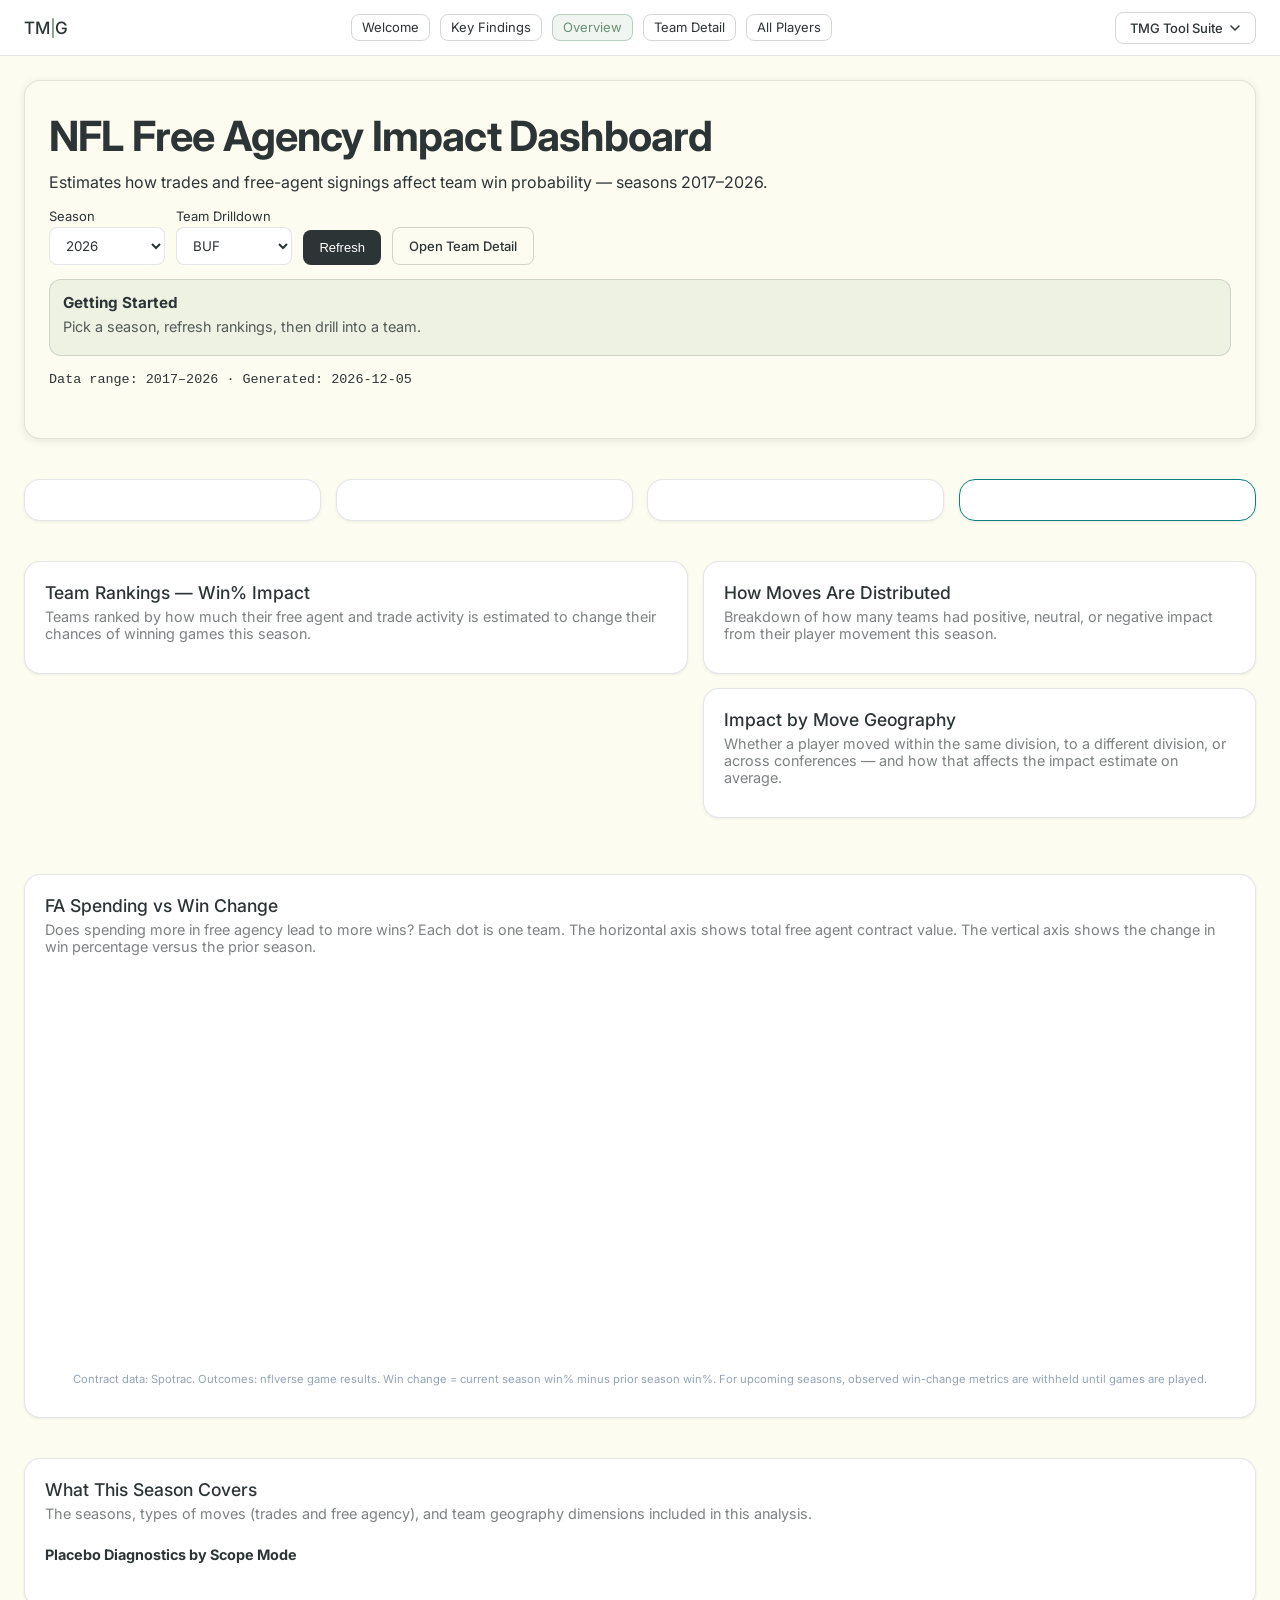
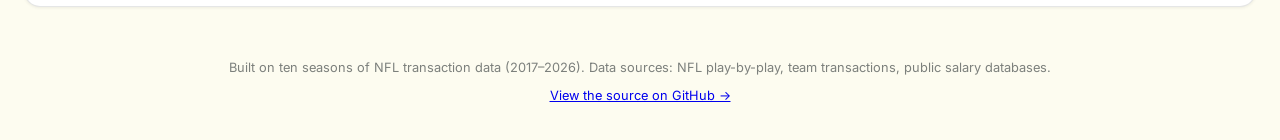
<file: dashboard/src/index.html>
<!doctype html>
<html lang="en">
  <head>
    <meta charset="UTF-8" />
    <meta name="viewport" content="width=device-width, initial-scale=1.0" />
    <title>NFL Movement Impact Overview</title>
    <link rel="preconnect" href="https://fonts.googleapis.com" />
    <link href="https://fonts.googleapis.com/css2?family=Inter:wght@400;500&display=swap" rel="stylesheet" />
    <style>
      :root {
        --tmg-cream: #fdfcf0;
        --tmg-charcoal: #2d3436;
        --tmg-sage: #84a98c;
        --tmg-sage-hover: #6b8f74;
        --tmg-white: #ffffff;
        --tmg-bg: #fdfcf0;
        --tmg-text: #2d3436;
        --tmg-surface: #ffffff;
        --tmg-border: 1px solid rgba(45, 52, 54, 0.12);
        --tmg-bento-radius: 16px;
        --tmg-btn-radius: 8px;
        --tmg-gap: 24px;
        --tmg-gap-sm: 12px;
        --tmg-shadow-sm: 0 1px 3px rgba(45, 52, 54, 0.08);
        --tmg-shadow-md: 0 2px 8px rgba(45, 52, 54, 0.1);
        --tmg-success: #2e8540;
        --tmg-warning: #c47f00;
        --tmg-error: #b00020;
      }
    </style>
    <link rel="stylesheet" href="./styles.css" />
  </head>
  <body>
    <div class="noise-layer" aria-hidden="true"></div>
    <nav class="tmg-nav" role="banner">
      <div class="tmg-logo" aria-label="The Mallory Group">
        <span>TM</span>
        <div class="tmg-logo-divider" aria-hidden="true"></div>
        <span>G</span>
      </div>
      <div class="tmg-page-links" aria-label="Dashboard pages">
        <a id="welcomeLink" href="./welcome.html">Welcome</a>
        <a href="./findings.html" id="findingsLink">Key Findings</a>
        <a href="./index.html" aria-current="page">Overview</a>
        <a id="teamPageLink" href="./team.html?team_id=BUF&season=2026">Team Detail</a>
        <a id="explorerLink" href="./explorer.html">All Players</a>
      </div>
      <div class="tmg-dropdown-wrap">
        <button class="tmg-dropdown-btn" id="tmgDdBtn" aria-haspopup="true" aria-expanded="false" aria-controls="tmgDdMenu">
          TMG Tool Suite
          <svg class="tmg-chevron" viewBox="0 0 12 12" fill="none" width="12" height="12" aria-hidden="true">
            <path d="M2 4l4 4 4-4" stroke="currentColor" stroke-width="1.5" stroke-linecap="round" />
          </svg>
        </button>
        <div class="tmg-dropdown-menu" id="tmgDdMenu" role="menu">
          <a href="https://rmallorybpc.github.io/nhl-free-agency-research/welcome.html" target="_blank" rel="noreferrer" role="menuitem">NHL Free Agency Research</a>
          <a href="https://rmallorybpc.github.io/nflanalysis/dashboard/src/findings.html?season=2022&team_id=PHI" target="_blank" rel="noreferrer" role="menuitem">NFL Analysis</a>
          <a href="https://rmallorybpc.github.io/nba-research-project/" target="_blank" rel="noreferrer" role="menuitem">NBA Supermax Research</a>
          <a href="https://rmallorybpc.github.io/nhl-play-for-contract/" target="_blank" rel="noreferrer" role="menuitem">NHL Play for Contract</a>
          <a href="https://rmallorybpc.github.io/talent-portability-research/" target="_blank" rel="noreferrer" role="menuitem">Talent Portability Research</a>
          <a href="https://rmallorybpc.github.io/external-hire-premium/" target="_blank" rel="noreferrer" role="menuitem">External Hire Premium</a>
          <a href="https://rmallorybpc.github.io/recipes/" target="_blank" rel="noreferrer" role="menuitem">Recipe Book</a>
          <a href="https://rmallorybpc.github.io/pdf-multi-agent-analysis/" target="_blank" rel="noreferrer" role="menuitem">PDF Multi-Agent Analysis</a>
          <a href="https://content-integrity-audit.pages.dev/" target="_blank" rel="noreferrer" role="menuitem">Content Integrity</a>
          <a href="https://rmallorybpc.github.io/housing-market-intel/" target="_blank" rel="noreferrer" role="menuitem">Housing Market Intel</a>
          <a href="https://rmallorybpc.github.io/real-estate-report/" target="_blank" rel="noreferrer" role="menuitem">Real Estate Report</a>
        </div>
      </div>
    </nav>

    <main class="layout tmg-page tmg-container">
      <header class="hero">
        <h1>NFL Free Agency Impact Dashboard</h1>
        <p class="subhead" id="hero-subtitle">
          Estimates how trades and free-agent signings affect team win probability — seasons 2017–2026.
        </p>
        <div class="hero-controls" aria-label="Overview filters">
          <label>Season
            <select id="seasonInput" aria-label="Season selector">
              <option value="2017">2017</option>
              <option value="2018">2018</option>
              <option value="2019">2019</option>
              <option value="2020">2020</option>
              <option value="2021">2021</option>
              <option value="2022">2022</option>
              <option value="2023">2023</option>
              <option value="2024">2024</option>
              <option value="2025">2025</option>
              <option value="2026" selected>2026</option>
            </select>
          </label>
          <label>Team Drilldown
            <select id="teamInput" aria-label="Team drilldown selector"></select>
          </label>
          <button id="refreshBtn" type="button" class="tmg-btn">Refresh</button>
          <a id="open-team-detail" class="cta-link tmg-btn-ghost" href="./team.html?team_id=BUF&season=2026" aria-label="Open Team Detail for selected team and season">Open Team Detail</a>
        </div>
        <section class="getting-started-callout" aria-labelledby="getting-started-title">
          <h2 id="getting-started-title">Getting Started</h2>
          <p>Pick a season, refresh rankings, then drill into a team.</p>
        </section>
        <div class="hero-meta">
          <span id="page-metadata">Data range: 2017–2026 · Generated: YYYY-MM-DD</span>
        </div>
        <p id="statusMessage" class="status-message" role="status" aria-live="polite"></p>
      </header>

      <section class="cards" id="overview-metric" aria-label="overview cards">
        <article class="metric-card positive tmg-card" id="topPositiveCard"></article>
        <article class="metric-card negative tmg-card" id="topNegativeCard"></article>
        <article class="metric-card neutral tmg-card" id="leagueCard"></article>
        <article class="metric-card geography tmg-card" id="geographyInsightCard" aria-label="Geography insight card"></article>
      </section>

      <section class="panel-grid panel-grid-overview">
        <article class="panel tmg-card panel-overview-ranking" aria-labelledby="rankingTitle">
          <div class="panel-header">
            <h2 id="rankingTitle">Team Rankings — Win% Impact</h2>
            <p>Teams ranked by how much their free agent and trade activity is estimated to change their chances of winning games this season.</p>
          </div>
          <div id="rankingChart" class="bar-list"></div>
          <button
            id="rankingExpandBtn"
            class="ranking-expand-btn"
            aria-expanded="false"
            aria-controls="rankingChart"
            style="display:none"
          >
            Show all 32 teams ↓
          </button>
        </article>

        <article class="panel tmg-card panel-overview-distribution" aria-labelledby="distributionTitle">
          <div class="panel-header">
            <h2 id="distributionTitle">How Moves Are Distributed</h2>
            <p>Breakdown of how many teams had positive, neutral, or negative impact from their player movement this season.</p>
          </div>
          <div id="distributionChart" class="stack-list"></div>
        </article>

        <article class="panel tmg-card panel-overview-geography" aria-labelledby="geographyTitle">
          <div class="panel-header">
            <h2 id="geographyTitle">Impact by Move Geography</h2>
            <p>Whether a player moved within the same division, to a different division, or across conferences — and how that affects the impact estimate on average.</p>
          </div>
          <div id="geographyChart" class="geo-list"></div>
        </article>
      </section>

      <section id="teamScorecardSection"
               class="panel tmg-card team-scorecard-panel"
               aria-label="Team FA Scorecard"
               style="display:none">
        <div id="teamScorecardContent"></div>
      </section>

      <section id="spendingEfficiency" class="panel tmg-card" aria-labelledby="spendingTitle">
        <div class="panel-header">
          <h2 id="spendingTitle">FA Spending vs Win Change</h2>
          <p class="section-desc">
            Does spending more in free agency lead to more wins? Each dot is one team. The horizontal axis
            shows total free agent contract value. The vertical axis shows the change in win percentage
            versus the prior season.
          </p>
        </div>
        <div id="spendingChart"></div>
        <p class="chart-footnote">
          Contract data: Spotrac. Outcomes: nflverse game results. Win change = current season win% minus
          prior season win%. For upcoming seasons, observed win-change metrics are withheld until games are played.
        </p>
      </section>

      <section class="panel-grid panel-grid-single">
        <article class="panel tmg-card" aria-labelledby="scopeTitle">
          <div class="panel-header">
            <h2 id="scopeTitle">What This Season Covers</h2>
            <p>The seasons, types of moves (trades and free agency), and team geography dimensions included in this analysis.</p>
          </div>
          <div id="scopeList" class="scope-list"></div>
          <div class="placebo-modes-panel" aria-label="Scope-mode placebo diagnostics">
            <h3 class="placebo-modes-title">Placebo Diagnostics by Scope Mode</h3>
            <div id="placeboModesPanel" class="placebo-modes-grid"></div>
          </div>
          <div id="seasonCoverageChart" class="bar-list"></div>
        </article>
      </section>

      <footer class="site-footer">
        <p class="welcome-footer-text">
          Built on ten seasons of NFL transaction data (2017–2026). Data sources: NFL play-by-play, team transactions, public salary databases.
        </p>
        <p class="welcome-footer-text">
          <a
            href="https://github.com/rmallorybpc/nflanalysis"
            target="_blank"
            rel="noopener"
            aria-label="View source on GitHub"
          >View the source on GitHub →</a>
        </p>
      </footer>
    </main>

    <template id="rankingRowTemplate">
      <div class="bar-row">
        <div class="bar-label"></div>
        <div class="bar-track"><div class="bar-fill"></div></div>
        <div class="bar-value"></div>
      </div>
    </template>

    <template id="distributionRowTemplate">
      <div class="stack-row">
        <div class="stack-label"></div>
        <div class="stack-values"></div>
      </div>
    </template>

    <template id="seasonCoverageRowTemplate">
      <div class="bar-row">
        <div class="bar-label"></div>
        <div class="bar-track"><div class="bar-fill"></div></div>
        <div class="bar-value"></div>
      </div>
    </template>

    <template id="geoRowTemplate">
      <div class="geo-row">
        <div class="geo-scope"></div>
        <div class="geo-outcome"></div>
        <div class="geo-count"></div>
        <div class="geo-impact"></div>
      </div>
    </template>

    <script>
      (function () {
        const btn = document.getElementById("tmgDdBtn");
        const menu = document.getElementById("tmgDdMenu");
        if (!btn || !menu) return;

        btn.addEventListener("click", function (e) {
          e.stopPropagation();
          const isOpen = menu.classList.toggle("open");
          btn.classList.toggle("open", isOpen);
          btn.setAttribute("aria-expanded", String(isOpen));
        });

        document.addEventListener("click", function () {
          menu.classList.remove("open");
          btn.classList.remove("open");
          btn.setAttribute("aria-expanded", "false");
        });

        document.addEventListener("keydown", function (e) {
          if (e.key === "Escape") {
            menu.classList.remove("open");
            btn.classList.remove("open");
            btn.setAttribute("aria-expanded", "false");
            btn.focus();
          }
        });
      })();
    </script>
    <script src="./nav.js"></script>
    <script type="module" src="./overview.js"></script>
  </body>
</html>
</file>
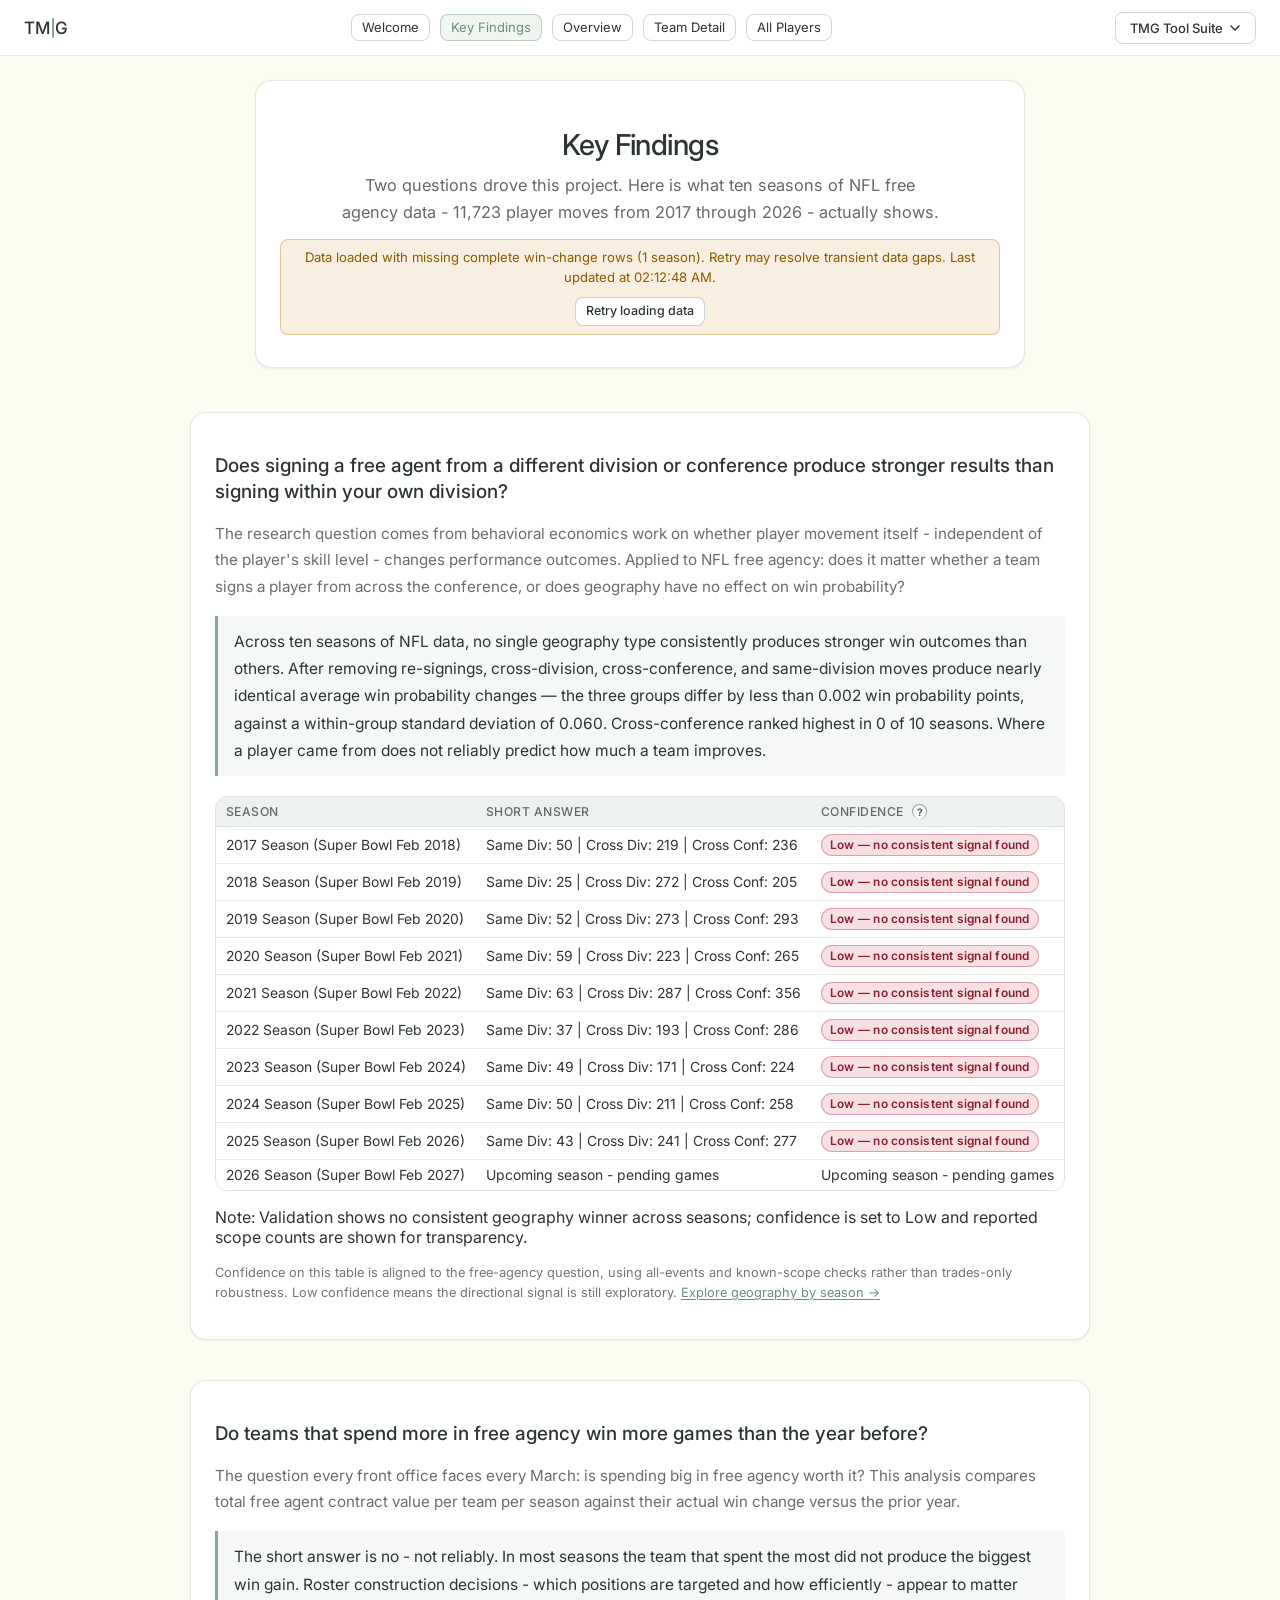
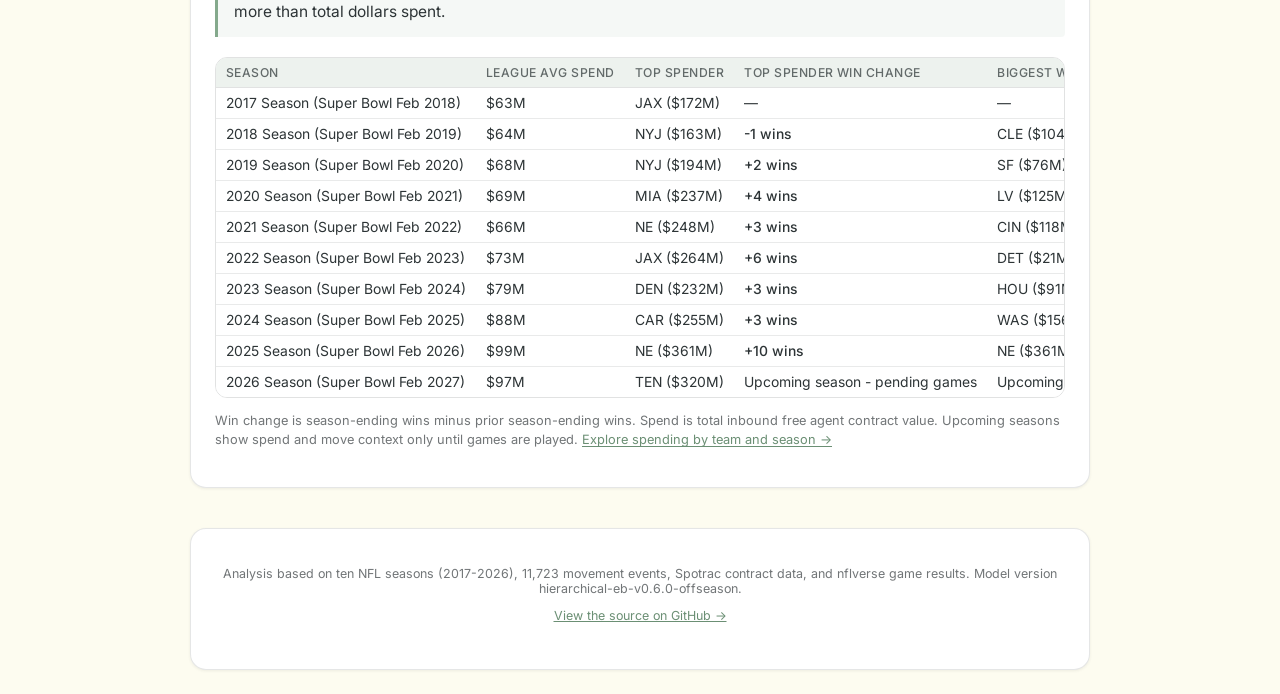
<file: dashboard/src/findings.html>
<!doctype html>
<html lang="en">
  <head>
    <meta charset="UTF-8" />
    <meta name="viewport" content="width=device-width, initial-scale=1.0" />
    <title>NFL Movement Impact Overview</title>
    <link rel="preconnect" href="https://fonts.googleapis.com" />
    <link href="https://fonts.googleapis.com/css2?family=Inter:wght@400;500&display=swap" rel="stylesheet" />
    <style>
      :root {
        --tmg-cream: #fdfcf0;
        --tmg-charcoal: #2d3436;
        --tmg-sage: #84a98c;
        --tmg-sage-hover: #6b8f74;
        --tmg-white: #ffffff;
        --tmg-bg: #fdfcf0;
        --tmg-text: #2d3436;
        --tmg-surface: #ffffff;
        --tmg-border: 1px solid rgba(45, 52, 54, 0.12);
        --tmg-bento-radius: 16px;
        --tmg-btn-radius: 8px;
        --tmg-gap: 24px;
        --tmg-gap-sm: 12px;
        --tmg-shadow-sm: 0 1px 3px rgba(45, 52, 54, 0.08);
        --tmg-shadow-md: 0 2px 8px rgba(45, 52, 54, 0.1);
        --tmg-success: #2e8540;
        --tmg-warning: #c47f00;
        --tmg-error: #b00020;
      }
    </style>
    <link rel="stylesheet" href="./styles.css" />
  </head>
  <body>
    <div class="noise-layer" aria-hidden="true"></div>
    <nav class="tmg-nav" role="banner">
      <div class="tmg-logo" aria-label="The Mallory Group">
        <span>TM</span>
        <div class="tmg-logo-divider" aria-hidden="true"></div>
        <span>G</span>
      </div>
      <div class="tmg-page-links" aria-label="Dashboard pages">
        <a id="welcomeLink" href="./welcome.html">Welcome</a>
        <a href="./findings.html" id="findingsLink" aria-current="page">Key Findings</a>
        <a id="overviewLink" href="./index.html">Overview</a>
        <a id="teamPageLink" href="./team.html?team_id=BUF&season=2026">Team Detail</a>
        <a id="explorerLink" href="./explorer.html">All Players</a>
      </div>
      <div class="tmg-dropdown-wrap">
        <button class="tmg-dropdown-btn" id="tmgDdBtn" aria-haspopup="true" aria-expanded="false" aria-controls="tmgDdMenu">
          TMG Tool Suite
          <svg class="tmg-chevron" viewBox="0 0 12 12" fill="none" width="12" height="12" aria-hidden="true">
            <path d="M2 4l4 4 4-4" stroke="currentColor" stroke-width="1.5" stroke-linecap="round" />
          </svg>
        </button>
        <div class="tmg-dropdown-menu" id="tmgDdMenu" role="menu">
          <a href="https://rmallorybpc.github.io/nhl-free-agency-research/welcome.html" target="_blank" rel="noreferrer" role="menuitem">NHL Free Agency Research</a>
          <a href="https://rmallorybpc.github.io/nflanalysis/dashboard/src/findings.html?season=2022&team_id=PHI" target="_blank" rel="noreferrer" role="menuitem">NFL Analysis</a>
          <a href="https://rmallorybpc.github.io/nba-research-project/" target="_blank" rel="noreferrer" role="menuitem">NBA Supermax Research</a>
          <a href="https://rmallorybpc.github.io/nhl-play-for-contract/" target="_blank" rel="noreferrer" role="menuitem">NHL Play for Contract</a>
          <a href="https://rmallorybpc.github.io/talent-portability-research/" target="_blank" rel="noreferrer" role="menuitem">Talent Portability Research</a>
          <a href="https://rmallorybpc.github.io/external-hire-premium/" target="_blank" rel="noreferrer" role="menuitem">External Hire Premium</a>
          <a href="https://rmallorybpc.github.io/recipes/" target="_blank" rel="noreferrer" role="menuitem">Recipe Book</a>
          <a href="https://rmallorybpc.github.io/pdf-multi-agent-analysis/" target="_blank" rel="noreferrer" role="menuitem">PDF Multi-Agent Analysis</a>
          <a href="https://content-integrity-audit.pages.dev/" target="_blank" rel="noreferrer" role="menuitem">Content Integrity</a>
          <a href="https://rmallorybpc.github.io/housing-market-intel/" target="_blank" rel="noreferrer" role="menuitem">Housing Market Intel</a>
          <a href="https://rmallorybpc.github.io/real-estate-report/" target="_blank" rel="noreferrer" role="menuitem">Real Estate Report</a>
        </div>
      </div>
    </nav>

    <main class="layout tmg-page tmg-container">
      <header class="findings-header">
        <h1>Key Findings</h1>
        <p class="findings-subtitle">
          Two questions drove this project. Here is what ten seasons
          of NFL free agency data - 11,723 player moves from 2017
          through 2026 - actually shows.
        </p>
        <div id="findingsStatus" class="findings-status findings-status--info" role="status" aria-live="polite" data-status="info">
          <span id="findingsStatusText">Loading findings data...</span>
          <button id="findingsRetryBtn" class="findings-retry-btn" type="button" hidden>
            Retry loading data
          </button>
        </div>
      </header>

      <section class="findings-section">
        <h2>Does signing a free agent from a different division or conference produce stronger results than signing within your own division?</h2>

        <p class="findings-context">
          The research question comes from behavioral economics work
          on whether player movement itself - independent of the
          player's skill level - changes performance outcomes.
          Applied to NFL free agency: does it matter whether a
          team signs a player from across the conference, or does
          geography have no effect on win probability?
        </p>

        <p class="findings-answer">
          Across ten seasons of NFL data, no single geography
          type consistently produces stronger win outcomes than
          others. After removing re-signings, cross-division,
          cross-conference, and same-division moves produce nearly
          identical average win probability changes — the three
          groups differ by less than 0.002 win probability points,
          against a within-group standard deviation of 0.060.
          Cross-conference ranked highest in 0 of 10 seasons.
          Where a player came from does not reliably predict how
          much a team improves.
        </p>

        <div class="findings-table-wrap">
          <table class="findings-table" id="geoTable">
            <thead>
              <tr>
                <th>Season</th>
                <th>Short Answer</th>
                <th>
                  Confidence
                  <span
                    class="findings-help"
                    data-tooltip="For this table, confidence is based on free-agency checks (all-events and known-scope). High means checks align with strong support; Medium means directional but still developing; Low means mixed checks."
                    tabindex="0"
                    aria-label="Confidence scoring explanation"
                  >?</span>
                </th>
                <th>Evidence</th>
                <th>Moves Analyzed</th>
              </tr>
            </thead>
            <tbody id="geoTableBody">
              <tr><td colspan="5" class="findings-loading">
                Loading geography data...
              </td></tr>
            </tbody>
          </table>
        </div>

        <p class="findings-caveat">
          Note: Geography classifications require a known prior
          team for each signing. Moves where the player's prior
          team is unavailable are excluded from this comparison.
          Sample sizes vary by season - treat these figures as
          directional, not definitive.
        </p>

        <p class="findings-note">
          Confidence on this table is aligned to the free-agency
          question, using all-events and known-scope checks rather
          than trades-only robustness. Low confidence means the
          directional signal is still exploratory.
          <a href="./index.html" id="findingsOverviewLink">
            Explore geography by season ->
          </a>
        </p>
      </section>

      <section class="findings-section">
        <h2>Do teams that spend more in free agency win more games than the year before?</h2>

        <p class="findings-context">
          The question every front office faces every March: is
          spending big in free agency worth it? This analysis
          compares total free agent contract value per team
          per season against their actual win change versus the
          prior year.
        </p>

        <p class="findings-answer">
          The short answer is no - not reliably. In most seasons
          the team that spent the most did not produce the biggest
          win gain. Roster construction decisions - which positions
          are targeted and how efficiently - appear to matter more
          than total dollars spent.
        </p>

        <div class="findings-table-wrap">
          <table class="findings-table" id="spendTable">
            <thead>
              <tr>
                <th>Season</th>
                <th>League Avg Spend</th>
                <th>Top Spender</th>
                <th>Top Spender Win Change</th>
                <th>Biggest Win Gain Team</th>
                <th>Biggest Win Gain Change</th>
              </tr>
            </thead>
            <tbody id="spendTableBody">
              <tr><td colspan="6" class="findings-loading">
                Loading spending data...
              </td></tr>
            </tbody>
          </table>
        </div>

        <p class="findings-note">
          Win change is season-ending wins minus prior season-ending wins.
          Spend is total inbound free agent contract value.
          Upcoming seasons show spend and move context only until games are played.
          <a href="./index.html" id="findingsSpendLink">
            Explore spending by team and season ->
          </a>
        </p>
      </section>

      <footer class="findings-footer">
        <p>
          Analysis based on ten NFL seasons (2017-2026),
          11,723 movement events, Spotrac contract data, and
          nflverse game results. Model version
          hierarchical-eb-v0.6.0-offseason.
        </p>
        <p>
          <a href="https://github.com/rmallorybpc/nflanalysis"
             target="_blank" rel="noopener">
            View the source on GitHub ->
          </a>
        </p>
      </footer>
    </main>

    <script>
      (function () {
        const btn = document.getElementById("tmgDdBtn");
        const menu = document.getElementById("tmgDdMenu");
        if (!btn || !menu) return;

        btn.addEventListener("click", function (e) {
          e.stopPropagation();
          const isOpen = menu.classList.toggle("open");
          btn.classList.toggle("open", isOpen);
          btn.setAttribute("aria-expanded", String(isOpen));
        });

        document.addEventListener("click", function () {
          menu.classList.remove("open");
          btn.classList.remove("open");
          btn.setAttribute("aria-expanded", "false");
        });

        document.addEventListener("keydown", function (e) {
          if (e.key === "Escape") {
            menu.classList.remove("open");
            btn.classList.remove("open");
            btn.setAttribute("aria-expanded", "false");
            btn.focus();
          }
        });
      })();
    </script>
    <script src="./nav.js"></script>
    <script type="module" src="./findings.js"></script>
  </body>
</html>
</file>
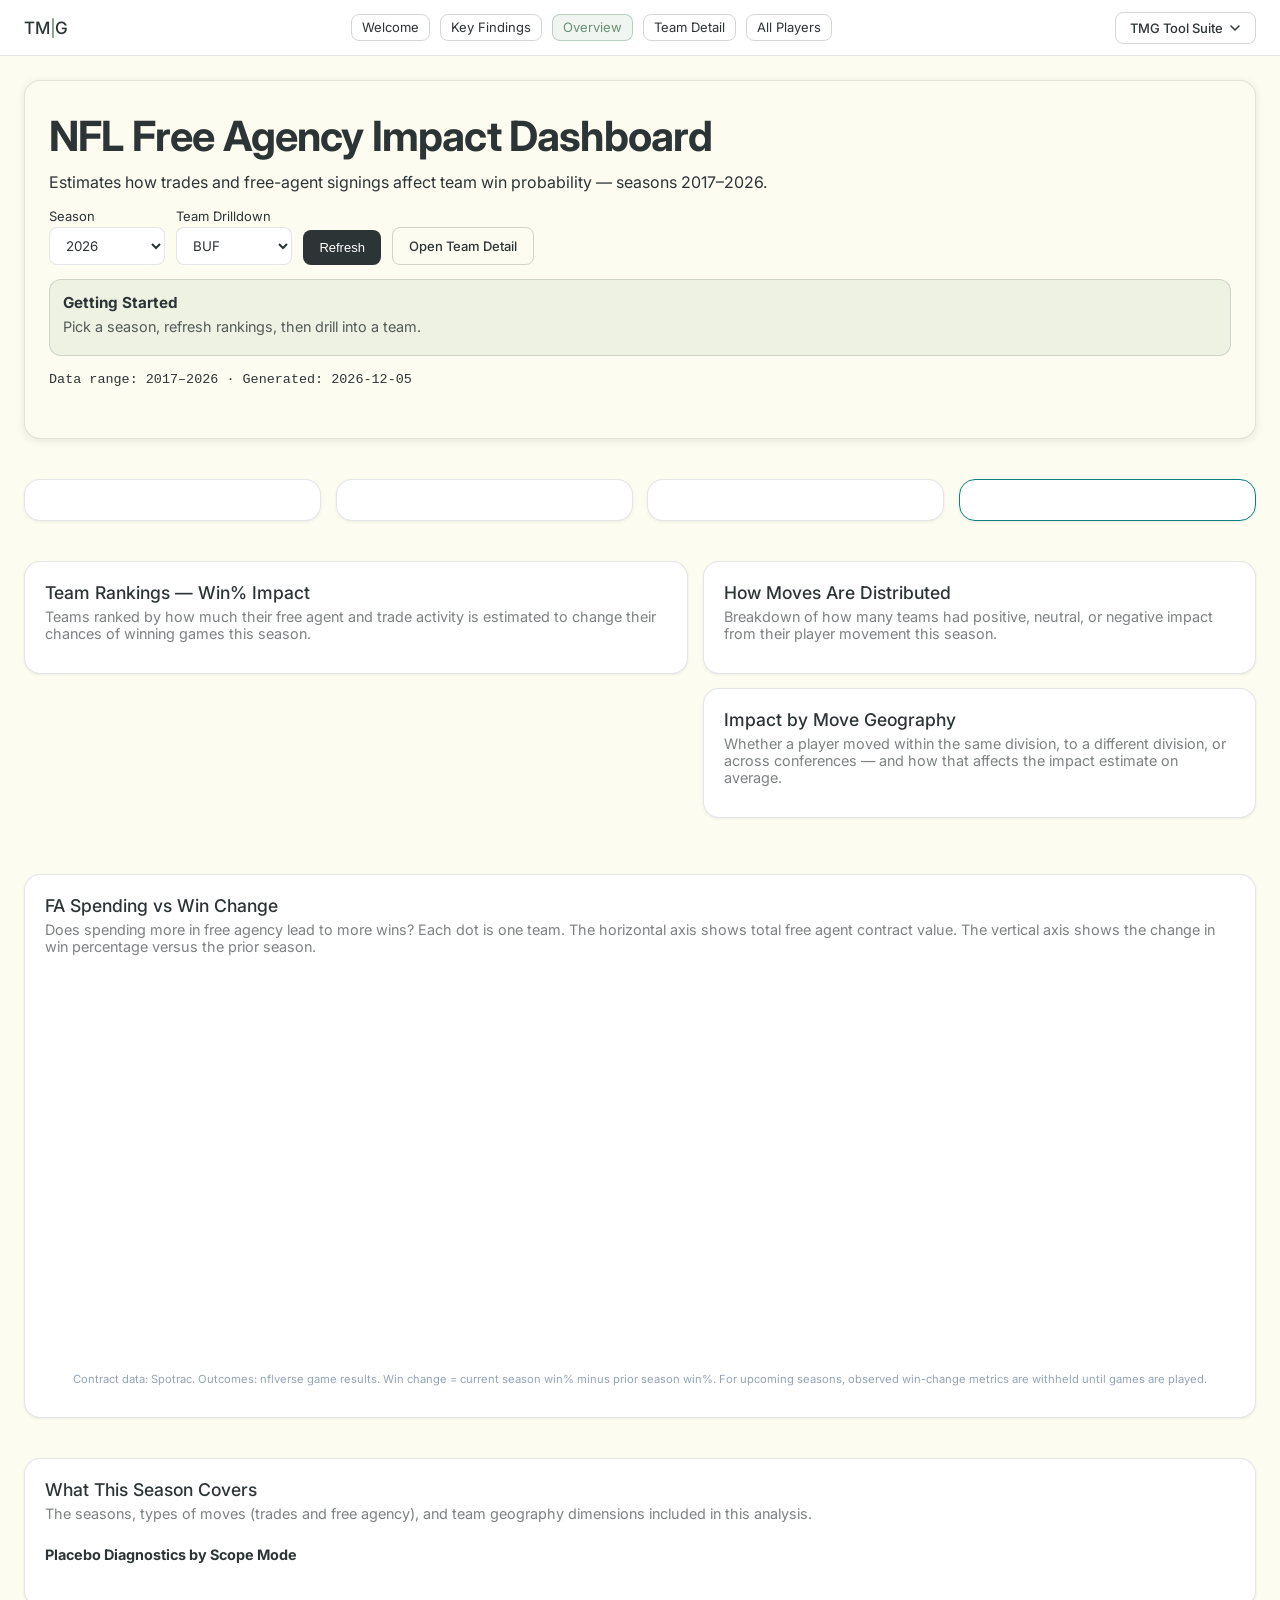
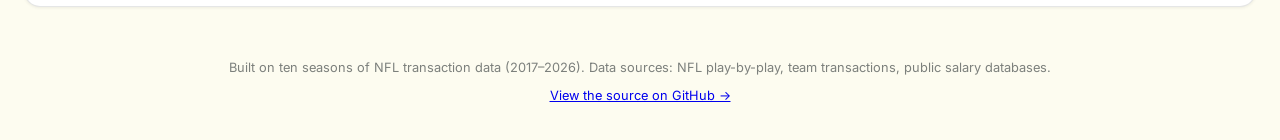
<file: dashboard/src/scenario.html>
<!doctype html>
<html lang="en">
<head>
  <meta charset="utf-8">
  <meta http-equiv="refresh" content="0; url=./index.html">
  <link rel="canonical" href="./index.html">
  <title>Redirecting</title>
  <script>window.location.replace("./index.html");</script>
</head>
<body>
  <p>This page has moved. <a href="./index.html">Go to the dashboard</a>.</p>
</body>
</html>
</file>
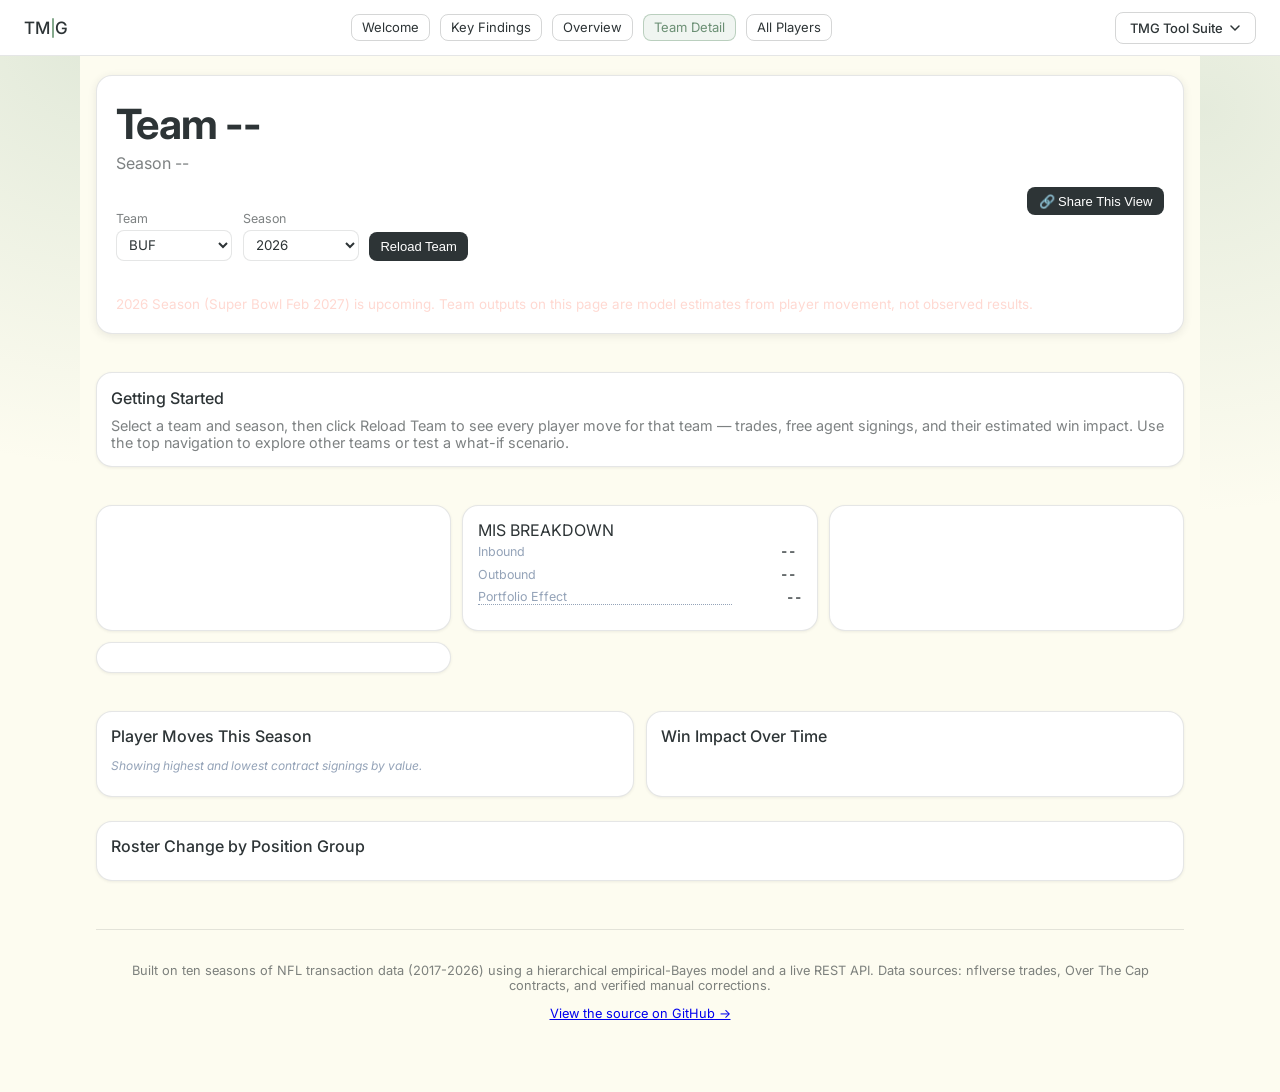
<file: dashboard/src/team.html>
<!doctype html>
<html lang="en">
  <head>
    <meta charset="UTF-8" />
    <meta name="viewport" content="width=device-width, initial-scale=1.0" />
    <title>NFL Team Detail</title>
    <link rel="preconnect" href="https://fonts.googleapis.com" />
    <link href="https://fonts.googleapis.com/css2?family=Inter:wght@400;500&display=swap" rel="stylesheet" />
    <style>
      :root {
        --tmg-cream: #fdfcf0;
        --tmg-charcoal: #2d3436;
        --tmg-sage: #84a98c;
        --tmg-sage-hover: #6b8f74;
        --tmg-white: #ffffff;
        --tmg-bg: #fdfcf0;
        --tmg-text: #2d3436;
        --tmg-surface: #ffffff;
        --tmg-border: 1px solid rgba(45, 52, 54, 0.12);
        --tmg-bento-radius: 16px;
        --tmg-btn-radius: 8px;
        --tmg-gap: 24px;
        --tmg-gap-sm: 12px;
        --tmg-shadow-sm: 0 1px 3px rgba(45, 52, 54, 0.08);
        --tmg-shadow-md: 0 2px 8px rgba(45, 52, 54, 0.1);
        --tmg-success: #2e8540;
        --tmg-warning: #c47f00;
        --tmg-error: #b00020;
      }
    </style>
    <link rel="stylesheet" href="./styles.css" />
    <link rel="stylesheet" href="./team.css" />
    <style>
      .movement-cards {
        display: grid;
        gap: 0.85rem;
      }

      .movement-card {
        border-left: 4px solid rgba(45, 52, 54, 0.3);
        background: var(--tmg-white);
        border-radius: 12px;
        border: var(--tmg-border);
        padding: 0.85rem 0.95rem;
      }

      .movement-card.inbound {
        border-left-color: var(--tmg-success);
      }

      .movement-card.outbound {
        border-left-color: var(--tmg-error);
      }

      .movement-row {
        display: flex;
        align-items: baseline;
        justify-content: space-between;
        gap: 0.5rem;
      }

      .movement-direction {
        font-size: 0.72rem;
        font-weight: 500;
        letter-spacing: 0.05em;
      }

      .movement-direction.inbound {
        color: var(--tmg-success);
      }

      .movement-direction.outbound {
        color: var(--tmg-error);
      }

      .movement-badge {
        font-size: 0.66rem;
        font-weight: 500;
        letter-spacing: 0.04em;
        color: rgba(45, 52, 54, 0.62);
        border: 1px solid rgba(45, 52, 54, 0.2);
        border-radius: 999px;
        padding: 0.1rem 0.5rem;
      }

      .movement-player {
        margin-top: 0.35rem;
      }

      .movement-player-name {
        font-size: 1.02rem;
        font-weight: 500;
        color: var(--tmg-charcoal);
      }

      .movement-position {
        margin-left: 0.45rem;
        color: rgba(45, 52, 54, 0.62);
        font-size: 0.74rem;
        font-weight: 500;
      }

      .movement-route,
      .movement-when,
      .movement-interval-text,
      .movement-contract-years {
        margin-top: 0.28rem;
        color: rgba(45, 52, 54, 0.62);
        font-size: 0.8rem;
      }

      .movement-route strong,
      .movement-contract-value {
        color: var(--tmg-charcoal);
      }

      .movement-mis-row {
        margin-top: 0.45rem;
        display: flex;
        align-items: baseline;
        justify-content: space-between;
      }

      .movement-mis-label,
      .movement-interval-label,
      .movement-contract-label {
        color: rgba(45, 52, 54, 0.62);
        font-size: 0.76rem;
        letter-spacing: 0.02em;
      }

      .movement-mis-value {
        font-weight: 500;
        font-size: 0.92rem;
      }

      .movement-mis-value.band-positive-strong,
      .movement-mis-value.band-positive-light {
        color: var(--tmg-success);
      }

      .movement-mis-value.band-neutral {
        color: var(--tmg-charcoal);
      }

      .movement-mis-value.band-negative-light,
      .movement-mis-value.band-negative-strong {
        color: var(--tmg-error);
      }

      .movement-interval {
        margin-top: 0.42rem;
      }

      .movement-interval-svg {
        display: block;
        width: 160px;
        height: 16px;
      }

      .movement-low-confidence {
        display: inline-block;
        margin-top: 0.45rem;
        font-size: 0.65rem;
        font-weight: 500;
        letter-spacing: 0.05em;
        color: var(--tmg-warning);
        border: 1px solid rgba(196, 127, 0, 0.45);
        border-radius: 999px;
        padding: 0.12rem 0.45rem;
      }

      .movement-contract {
        display: flex;
        align-items: center;
        gap: 6px;
        margin-top: 4px;
        font-size: 0.8rem;
      }

      .movement-footer {
        margin-top: 0.52rem;
      }

      .movement-footer a {
        color: var(--tmg-sage-hover);
        font-size: 0.79rem;
        text-decoration: none;
      }

      .movement-footer a:hover,
      .movement-footer a:focus-visible {
        text-decoration: underline;
      }

      .movement-empty {
        text-align: center;
        color: rgba(45, 52, 54, 0.62);
        padding: 1.15rem 0.5rem;
      }

      .share-control {
        margin-left: auto;
        display: flex;
        flex-direction: column;
        align-items: flex-end;
        gap: 0.35rem;
      }

      .share-feedback {
        min-height: 1.05rem;
        max-width: min(44ch, 60vw);
        font-size: 0.72rem;
        text-align: right;
        overflow-wrap: anywhere;
      }
    </style>
  </head>
  <body>
    <nav class="tmg-nav" role="banner">
      <div class="tmg-logo" aria-label="The Mallory Group">
        <span>TM</span>
        <div class="tmg-logo-divider" aria-hidden="true"></div>
        <span>G</span>
      </div>
      <div class="tmg-page-links" aria-label="Dashboard pages">
        <a id="welcomeLink" href="./welcome.html">Welcome</a>
        <a href="./findings.html" id="findingsLink">Key Findings</a>
        <a id="overviewLink" href="./index.html?season=2026&team_id=BUF">Overview</a>
        <a href="./team.html" aria-current="page">Team Detail</a>
        <a id="explorerLink" href="./explorer.html">All Players</a>
      </div>
      <div class="tmg-dropdown-wrap">
        <button class="tmg-dropdown-btn" id="tmgDdBtn" aria-haspopup="true" aria-expanded="false" aria-controls="tmgDdMenu">
          TMG Tool Suite
          <svg class="tmg-chevron" viewBox="0 0 12 12" fill="none" width="12" height="12" aria-hidden="true">
            <path d="M2 4l4 4 4-4" stroke="currentColor" stroke-width="1.5" stroke-linecap="round" />
          </svg>
        </button>
        <div class="tmg-dropdown-menu" id="tmgDdMenu" role="menu">
          <a href="https://rmallorybpc.github.io/nhl-free-agency-research/welcome.html" target="_blank" rel="noreferrer" role="menuitem">NHL Free Agency Research</a>
          <a href="https://rmallorybpc.github.io/nflanalysis/dashboard/src/findings.html?season=2022&team_id=PHI" target="_blank" rel="noreferrer" role="menuitem">NFL Analysis</a>
          <a href="https://rmallorybpc.github.io/nba-research-project/" target="_blank" rel="noreferrer" role="menuitem">NBA Supermax Research</a>
          <a href="https://rmallorybpc.github.io/nhl-play-for-contract/" target="_blank" rel="noreferrer" role="menuitem">NHL Play for Contract</a>
          <a href="https://rmallorybpc.github.io/talent-portability-research/" target="_blank" rel="noreferrer" role="menuitem">Talent Portability Research</a>
          <a href="https://rmallorybpc.github.io/external-hire-premium/" target="_blank" rel="noreferrer" role="menuitem">External Hire Premium</a>
          <a href="https://rmallorybpc.github.io/recipes/" target="_blank" rel="noreferrer" role="menuitem">Recipe Book</a>
          <a href="https://rmallorybpc.github.io/pdf-multi-agent-analysis/" target="_blank" rel="noreferrer" role="menuitem">PDF Multi-Agent Analysis</a>
          <a href="https://content-integrity-audit.pages.dev/" target="_blank" rel="noreferrer" role="menuitem">Content Integrity</a>
          <a href="https://rmallorybpc.github.io/housing-market-intel/" target="_blank" rel="noreferrer" role="menuitem">Housing Market Intel</a>
          <a href="https://rmallorybpc.github.io/real-estate-report/" target="_blank" rel="noreferrer" role="menuitem">Real Estate Report</a>
        </div>
      </div>
    </nav>

    <main class="wrap tmg-page tmg-container">
      <header class="hero">
        <h1 id="title">Team --</h1>
        <p id="meta">Season --</p>
        <div class="hero-controls" aria-label="Team detail controls">
          <label>Team
            <select id="teamInput" aria-label="Team selector"></select>
          </label>
          <label>Season
            <select id="seasonInput" aria-label="Season selector">
              <option value="2017">2017</option>
              <option value="2018">2018</option>
              <option value="2019">2019</option>
              <option value="2020">2020</option>
              <option value="2021">2021</option>
              <option value="2022">2022</option>
              <option value="2023">2023</option>
              <option value="2024">2024</option>
              <option value="2025">2025</option>
              <option value="2026" selected>2026</option>
            </select>
          </label>
          <button id="reloadBtn" type="button" class="tmg-btn">Reload Team</button>
          <div class="share-control">
            <button id="shareViewBtn" class="share-btn tmg-btn-ghost" type="button">🔗 Share This View</button>
            <p id="shareFeedback" class="share-feedback" role="status" aria-live="polite"></p>
          </div>
        </div>
        <p id="statusMessage" class="status-message" role="status" aria-live="polite"></p>
      </header>

      <section class="helper panel tmg-card-wide" aria-label="How to use team detail page">
        <h2>Getting Started</h2>
        <p>Select a team and season, then click Reload Team to see every player move for that team — trades, free agent signings, and their estimated win impact. Use the top navigation to explore other teams or test a what-if scenario.</p>
      </section>

      <section class="cards">
        <article class="card tmg-card" id="cardCurrent"></article>
        <div id="cardDecomp" class="card tmg-card summary-card" aria-label="MIS Decomposition">
          <div class="card-label">MIS BREAKDOWN</div>
          <div id="decompInbound" class="decomp-row">
            <span class="decomp-label">Inbound</span>
            <span class="decomp-value">--</span>
            <span class="decomp-count"></span>
          </div>
          <div id="decompOutbound" class="decomp-row">
            <span class="decomp-label">Outbound</span>
            <span class="decomp-value">--</span>
            <span class="decomp-count"></span>
          </div>
          <div id="decompInteraction" class="decomp-row decomp-interaction">
            <span class="decomp-label" data-tooltip="Residual effect not explained by individual moves - captures portfolio-level synergies or substitution effects between players.">Portfolio Effect</span>
            <span class="decomp-value">--</span>
          </div>
          <div id="decompNote" class="decomp-note"></div>
        </div>
        <article class="card tmg-card" id="cardMoves"></article>
        <article class="card tmg-card" id="cardPosition"></article>
      </section>

      <section class="grid">
        <article class="panel tmg-card">
          <h2>Player Moves This Season</h2>
          <p id="cardsCollapseNote" class="cards-collapse-note">
            Showing highest and lowest contract signings by value.
          </p>
          <div id="timeline" class="timeline">
            <div id="movementCards" class="movement-cards"></div>
          </div>
          <button
            id="cardsExpandBtn"
            class="cards-expand-btn"
            aria-expanded="false"
            aria-controls="movementCards"
            style="display:none"
          >
            Show all N players ↓
          </button>
        </article>
        <article class="panel tmg-card">
          <h2>Win Impact Over Time</h2>
          <div id="trend" class="trend"></div>
        </article>
      </section>

      <section class="panel tmg-card-wide">
        <h2>Roster Change by Position Group</h2>
        <div id="position" class="position"></div>
      </section>

      <footer class="tmg-footer">
        <p class="welcome-footer-text">
          Built on ten seasons of NFL transaction data (2017-2026)
          using a hierarchical empirical-Bayes model and a live REST API.
          Data sources: nflverse trades, Over The Cap contracts,
          and verified manual corrections.
        </p>
        <p class="welcome-footer-text">
          <a href="https://github.com/rmallorybpc/nflanalysis"
             target="_blank" rel="noopener">View the source on GitHub →</a>
        </p>
      </footer>
    </main>

    <template id="timelineTemplate">
      <div class="timeline-item">
        <div class="timeline-week"></div>
        <div class="timeline-content"></div>
      </div>
    </template>

    <template id="trendTemplate">
      <div class="trend-row">
        <div class="trend-label"></div>
        <div class="trend-track"><div class="trend-fill"></div></div>
        <div class="trend-value"></div>
      </div>
    </template>

    <template id="positionTemplate">
      <div class="position-row">
        <div class="position-label"></div>
        <div class="position-value"></div>
      </div>
    </template>

    <script>
      (function () {
        const btn = document.getElementById("tmgDdBtn");
        const menu = document.getElementById("tmgDdMenu");
        if (!btn || !menu) return;

        btn.addEventListener("click", function (e) {
          e.stopPropagation();
          const isOpen = menu.classList.toggle("open");
          btn.classList.toggle("open", isOpen);
          btn.setAttribute("aria-expanded", String(isOpen));
        });

        document.addEventListener("click", function () {
          menu.classList.remove("open");
          btn.classList.remove("open");
          btn.setAttribute("aria-expanded", "false");
        });

        document.addEventListener("keydown", function (e) {
          if (e.key === "Escape") {
            menu.classList.remove("open");
            btn.classList.remove("open");
            btn.setAttribute("aria-expanded", "false");
            btn.focus();
          }
        });
      })();
    </script>
    <script type="module" src="./team.js"></script>
  </body>
</html>
</file>
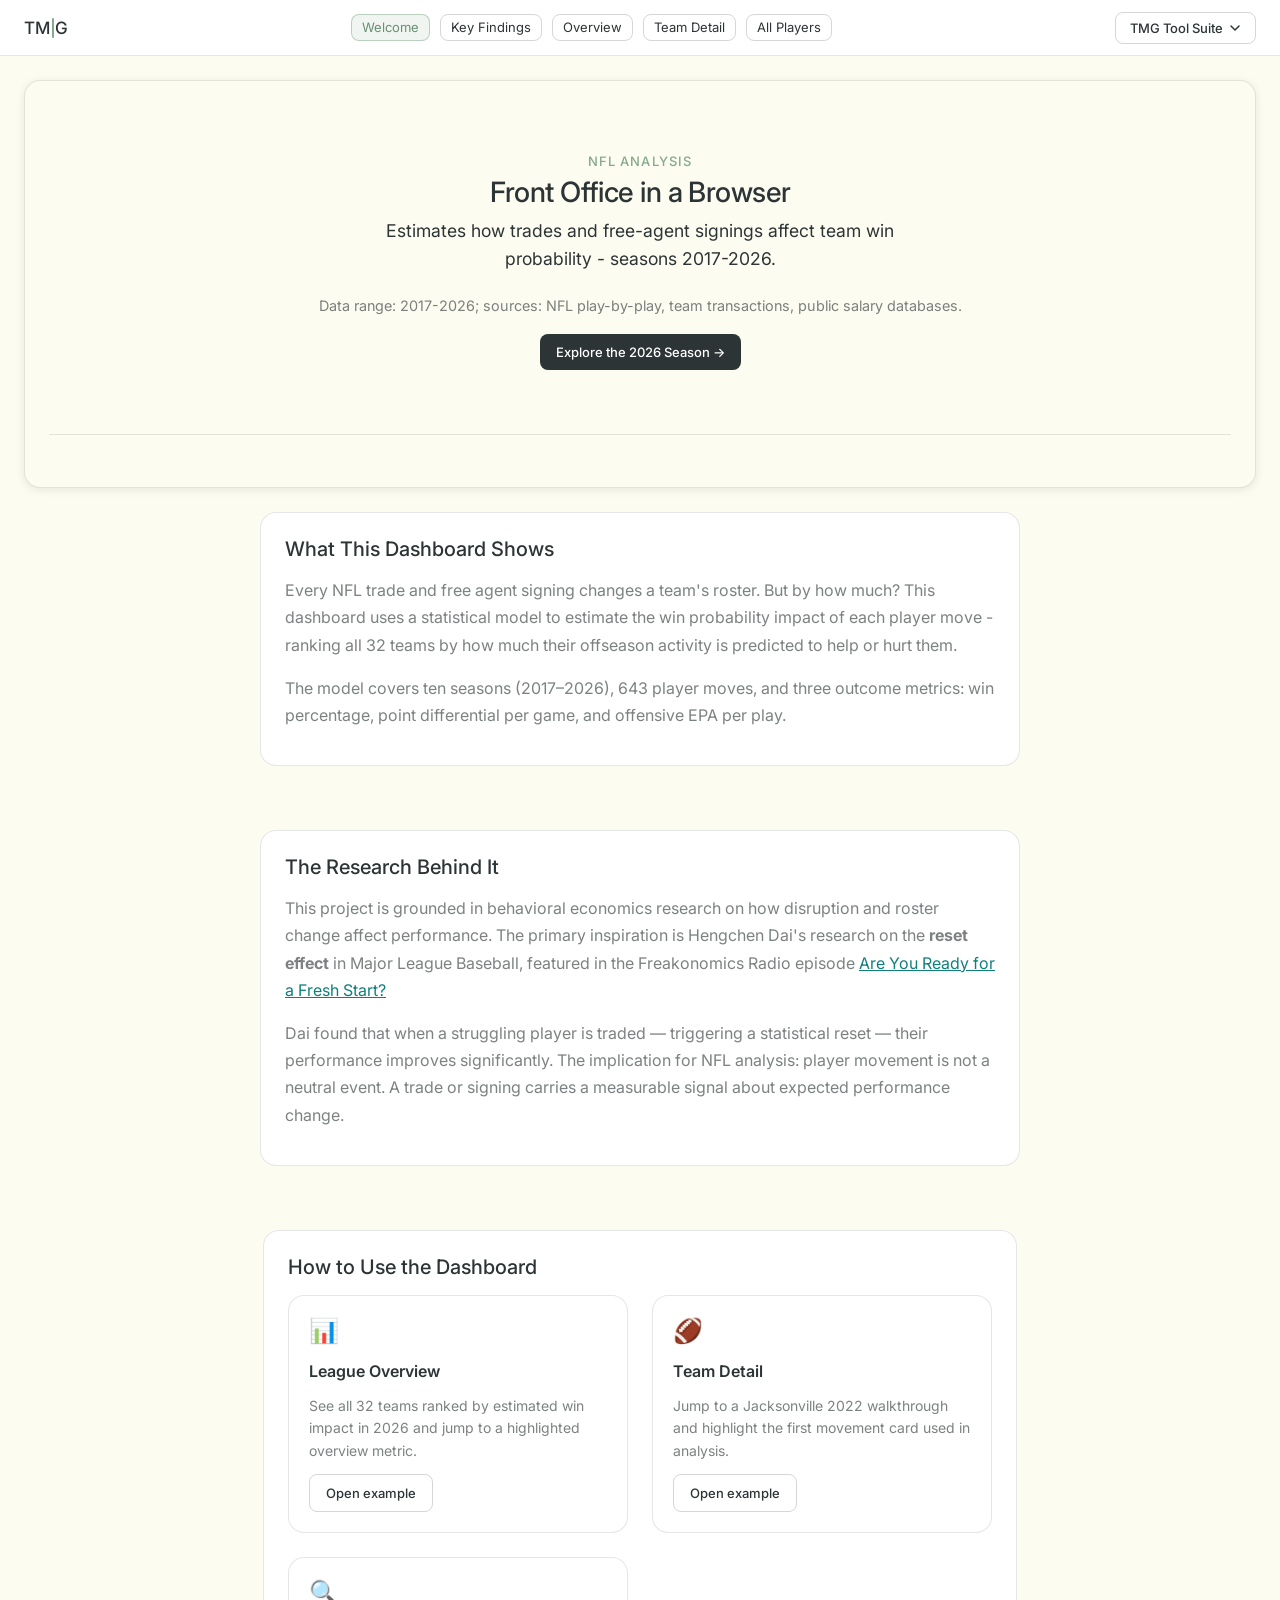
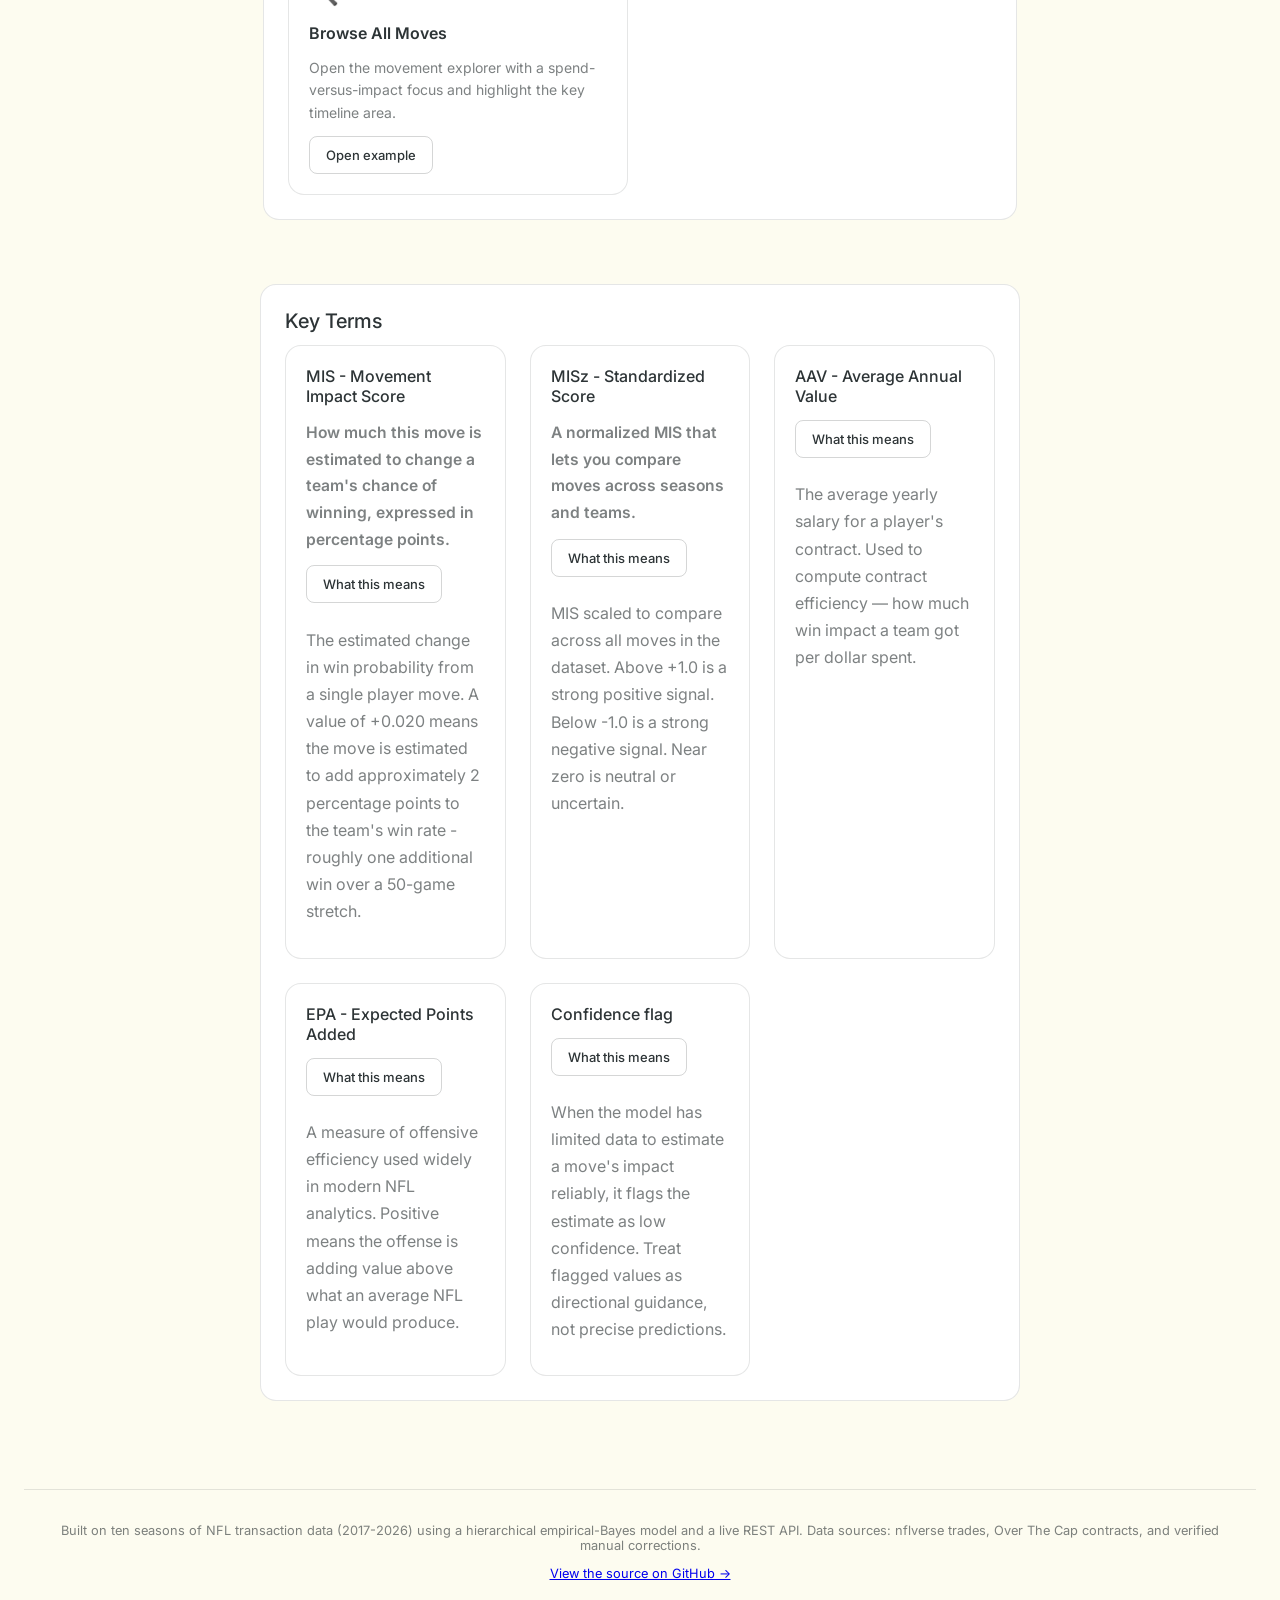
<file: dashboard/src/welcome.html>
<!doctype html>
<html lang="en">
  <head>
    <meta charset="UTF-8" />
    <meta name="viewport" content="width=device-width, initial-scale=1.0" />
    <title>NFL Movement Impact Overview</title>
    <link rel="preconnect" href="https://fonts.googleapis.com" />
    <link href="https://fonts.googleapis.com/css2?family=Inter:wght@400;500&display=swap" rel="stylesheet" />
    <style>
      :root {
        --tmg-cream: #fdfcf0;
        --tmg-charcoal: #2d3436;
        --tmg-sage: #84a98c;
        --tmg-sage-hover: #6b8f74;
        --tmg-white: #ffffff;
        --tmg-bg: #fdfcf0;
        --tmg-text: #2d3436;
        --tmg-surface: #ffffff;
        --tmg-border: 1px solid rgba(45, 52, 54, 0.12);
        --tmg-bento-radius: 16px;
        --tmg-btn-radius: 8px;
        --tmg-gap: 24px;
        --tmg-gap-sm: 12px;
        --tmg-shadow-sm: 0 1px 3px rgba(45, 52, 54, 0.08);
        --tmg-shadow-md: 0 2px 8px rgba(45, 52, 54, 0.1);
        --tmg-success: #2e8540;
        --tmg-warning: #c47f00;
        --tmg-error: #b00020;
      }
    </style>
    <link rel="stylesheet" href="./styles.css" />
  </head>
  <body>
    <div class="noise-layer" aria-hidden="true"></div>
    <nav class="tmg-nav" role="banner">
      <div class="tmg-logo" aria-label="The Mallory Group">
        <span>TM</span>
        <div class="tmg-logo-divider" aria-hidden="true"></div>
        <span>G</span>
      </div>
      <div class="tmg-page-links" aria-label="Dashboard pages">
        <a id="welcomeLink" href="./welcome.html" aria-current="page">Welcome</a>
        <a href="./findings.html" id="findingsLink">Key Findings</a>
        <a id="overviewLink" href="./index.html">Overview</a>
        <a id="teamPageLink" href="./team.html?team_id=BUF&season=2026">Team Detail</a>
        <a id="explorerLink" href="./explorer.html">All Players</a>
      </div>
      <div class="tmg-dropdown-wrap">
        <button class="tmg-dropdown-btn" id="tmgDdBtn" aria-haspopup="true" aria-expanded="false" aria-controls="tmgDdMenu">
          TMG Tool Suite
          <svg class="tmg-chevron" viewBox="0 0 12 12" fill="none" width="12" height="12" aria-hidden="true">
            <path d="M2 4l4 4 4-4" stroke="currentColor" stroke-width="1.5" stroke-linecap="round" />
          </svg>
        </button>
        <div class="tmg-dropdown-menu" id="tmgDdMenu" role="menu">
          <a href="https://rmallorybpc.github.io/nhl-free-agency-research/welcome.html" target="_blank" rel="noreferrer" role="menuitem">NHL Free Agency Research</a>
          <a href="https://rmallorybpc.github.io/nflanalysis/dashboard/src/findings.html?season=2022&team_id=PHI" target="_blank" rel="noreferrer" role="menuitem">NFL Analysis</a>
          <a href="https://rmallorybpc.github.io/nba-research-project/" target="_blank" rel="noreferrer" role="menuitem">NBA Supermax Research</a>
          <a href="https://rmallorybpc.github.io/nhl-play-for-contract/" target="_blank" rel="noreferrer" role="menuitem">NHL Play for Contract</a>
          <a href="https://rmallorybpc.github.io/talent-portability-research/" target="_blank" rel="noreferrer" role="menuitem">Talent Portability Research</a>
          <a href="https://rmallorybpc.github.io/external-hire-premium/" target="_blank" rel="noreferrer" role="menuitem">External Hire Premium</a>
          <a href="https://rmallorybpc.github.io/recipes/" target="_blank" rel="noreferrer" role="menuitem">Recipe Book</a>
          <a href="https://rmallorybpc.github.io/pdf-multi-agent-analysis/" target="_blank" rel="noreferrer" role="menuitem">PDF Multi-Agent Analysis</a>
          <a href="https://content-integrity-audit.pages.dev/" target="_blank" rel="noreferrer" role="menuitem">Content Integrity</a>
          <a href="https://rmallorybpc.github.io/housing-market-intel/" target="_blank" rel="noreferrer" role="menuitem">Housing Market Intel</a>
          <a href="https://rmallorybpc.github.io/real-estate-report/" target="_blank" rel="noreferrer" role="menuitem">Real Estate Report</a>
        </div>
      </div>
    </nav>

    <main class="layout tmg-page tmg-container">
      <header class="hero">
        <section class="welcome-hero">
          <div class="tmg-page-header tmg-container">
            <p class="tmg-eyebrow">NFL Analysis</p>
            <h1 class="welcome-title tmg-page-title">Front Office in a Browser</h1>
            <p class="welcome-subtitle" id="hero-subtitle">
              Estimates how trades and free-agent signings affect team win probability - seasons 2017-2026.
            </p>
            <p class="welcome-data-scope">
              Data range: 2017-2026; sources: NFL play-by-play, team transactions, public salary databases.
            </p>
            <a href="./index.html?season=2026" class="welcome-cta tmg-btn">
              Explore the 2026 Season →
            </a>
          </div>
        </section>
      </header>

      <section class="welcome-section tmg-card-wide">
        <h2 class="tmg-card-title">What This Dashboard Shows</h2>
        <p>
          Every NFL trade and free agent signing changes a team's roster.
          But by how much? This dashboard uses a statistical model to
          estimate the win probability impact of each player move -
          ranking all 32 teams by how much their offseason activity
          is predicted to help or hurt them.
        </p>
        <p>
          The model covers ten seasons (2017–2026), 643 player moves,
          and three outcome metrics: win percentage, point differential
          per game, and offensive EPA per play.
        </p>
      </section>

      <section class="welcome-section tmg-card-wide">
        <h2 class="tmg-card-title">The Research Behind It</h2>
        <p>
          This project is grounded in behavioral economics research on
          how disruption and roster change affect performance. The primary
          inspiration is Hengchen Dai's research on the
          <strong>reset effect</strong> in Major League Baseball, featured
          in the Freakonomics Radio episode
          <a href="https://freakonomics.com/podcast/are-you-ready-for-a-fresh-start-update/"
             target="_blank" rel="noopener">Are You Ready for a Fresh Start?</a>
        </p>
        <p>
          Dai found that when a struggling player is traded — triggering
          a statistical reset — their performance improves significantly.
          The implication for NFL analysis: player movement is not a
          neutral event. A trade or signing carries a measurable signal
          about expected performance change.
        </p>
      </section>

      <section class="welcome-section tmg-card-wide">
        <h2 class="tmg-card-title">How to Use the Dashboard</h2>
        <div class="welcome-cards tmg-bento-grid" id="welcome-howto-cards" style="grid-template-columns: repeat(auto-fit, minmax(220px, 1fr));">

          <article class="welcome-card tmg-card">
            <div class="welcome-card-icon">📊</div>
            <h3>League Overview</h3>
            <p>
              See all 32 teams ranked by estimated win impact in 2026 and jump to a highlighted overview metric.
            </p>
            <button
              type="button"
              class="welcome-example-btn tmg-btn-ghost"
              data-example="overview"
              aria-label="Open overview example for Buffalo 2026"
            >
              Open example
            </button>
          </article>

          <article class="welcome-card tmg-card">
            <div class="welcome-card-icon">🏈</div>
            <h3>Team Detail</h3>
            <p>
              Jump to a Jacksonville 2022 walkthrough and highlight the first movement card used in analysis.
            </p>
            <button
              type="button"
              class="welcome-example-btn tmg-btn-ghost"
              data-example="team"
              aria-label="Open team example for Jacksonville 2022"
            >
              Open example
            </button>
          </article>

          <article class="welcome-card tmg-card">
            <div class="welcome-card-icon">🔍</div>
            <h3>Browse All Moves</h3>
            <p>
              Open the movement explorer with a spend-versus-impact focus and highlight the key timeline area.
            </p>
            <button
              type="button"
              class="welcome-example-btn tmg-btn-ghost"
              data-example="explorer"
              aria-label="Open explorer example for season 2026"
            >
              Open example
            </button>
          </article>

        </div>
      </section>

      <section class="welcome-section tmg-card-wide">
        <h2 class="tmg-card-title">Key Terms</h2>
        <div class="welcome-glossary tmg-bento-grid" style="grid-template-columns: repeat(auto-fit, minmax(220px, 1fr));">
          <div class="tmg-card">
            <h3 class="tmg-card-title">MIS - Movement Impact Score</h3>
            <p class="glossary-plain">How much this move is estimated to change a team's chance of winning, expressed in percentage points.</p>
            <button
              type="button"
              class="glossary-tooltip-trigger tmg-btn-ghost"
              data-tooltip="How much this move is estimated to change a team's chance of winning, expressed in percentage points."
              aria-label="Show plain-English MIS definition"
            >
              What this means
            </button>
            <p>
              The estimated change in win probability from a single player
              move. A value of +0.020 means the move is estimated to add
              approximately 2 percentage points to the team's win rate -
              roughly one additional win over a 50-game stretch.
            </p>
          </div>
          <div class="tmg-card">
            <h3 class="tmg-card-title">MISz - Standardized Score</h3>
            <p class="glossary-plain">A normalized MIS that lets you compare moves across seasons and teams.</p>
            <button
              type="button"
              class="glossary-tooltip-trigger tmg-btn-ghost"
              data-tooltip="A normalized MIS that lets you compare moves across seasons and teams."
              aria-label="Show plain-English MISz definition"
            >
              What this means
            </button>
            <p>
              MIS scaled to compare across all moves in the dataset.
              Above +1.0 is a strong positive signal. Below -1.0 is a
              strong negative signal. Near zero is neutral or uncertain.
            </p>
          </div>
          <div class="tmg-card">
            <h3 class="tmg-card-title">AAV - Average Annual Value</h3>
            <button type="button" class="glossary-tooltip-trigger tmg-btn-ghost" data-tooltip="The average yearly salary for a player's contract." aria-label="Show plain-English AAV definition">What this means</button>
            <p>
            The average yearly salary for a player's contract.
            Used to compute contract efficiency — how much win impact
            a team got per dollar spent.
            </p>
          </div>
          <div class="tmg-card">
            <h3 class="tmg-card-title">EPA - Expected Points Added</h3>
            <button type="button" class="glossary-tooltip-trigger tmg-btn-ghost" data-tooltip="A measure of offensive efficiency used widely in modern NFL analytics." aria-label="Show plain-English EPA definition">What this means</button>
            <p>
            A measure of offensive efficiency used widely in modern NFL
            analytics. Positive means the offense is adding value above
            what an average NFL play would produce.
            </p>
          </div>
          <div class="tmg-card">
            <h3 class="tmg-card-title">Confidence flag</h3>
            <button type="button" class="glossary-tooltip-trigger tmg-btn-ghost" data-tooltip="Signals when the model has limited data and lower certainty." aria-label="Show plain-English confidence flag definition">What this means</button>
            <p>
            When the model has limited data to estimate a move's impact
            reliably, it flags the estimate as low confidence. Treat
            flagged values as directional guidance, not precise predictions.
            </p>
          </div>
        </div>
      </section>

      <footer class="tmg-footer">
        <p class="welcome-footer-text">
          Built on ten seasons of NFL transaction data (2017-2026)
          using a hierarchical empirical-Bayes model and a live REST API.
          Data sources: nflverse trades, Over The Cap contracts,
          and verified manual corrections.
        </p>
        <p class="welcome-footer-text">
          <a href="https://github.com/rmallorybpc/nflanalysis"
             target="_blank" rel="noopener">View the source on GitHub →</a>
        </p>
      </footer>
    </main>
    <script>
      (function () {
        const btn = document.getElementById("tmgDdBtn");
        const menu = document.getElementById("tmgDdMenu");
        if (!btn || !menu) return;

        btn.addEventListener("click", function (e) {
          e.stopPropagation();
          const isOpen = menu.classList.toggle("open");
          btn.classList.toggle("open", isOpen);
          btn.setAttribute("aria-expanded", String(isOpen));
        });

        document.addEventListener("click", function () {
          menu.classList.remove("open");
          btn.classList.remove("open");
          btn.setAttribute("aria-expanded", "false");
        });

        document.addEventListener("keydown", function (e) {
          if (e.key === "Escape") {
            menu.classList.remove("open");
            btn.classList.remove("open");
            btn.setAttribute("aria-expanded", "false");
            btn.focus();
          }
        });
      })();
    </script>
    <script src="./nav.js"></script>
    <script src="./welcome.js"></script>
  </body>
</html>
</file>
<file: dashboard/src/styles.css>
:root {
  --bg-ink: #0e1b2a;
  --bg-sky: #d8e6f2;
  --card: rgba(255, 255, 255, 0.88);
  --text: #1a1f2a;
  --muted: #4e5b69;
  --line: rgba(16, 30, 44, 0.12);
  --color-surface: #e2e8ef;
  --positive: #0f8a5f;
  --negative: #c13f2d;
  --neutral: #2d6db3;
  --glow: rgba(255, 255, 255, 0.46);
}

* {
  box-sizing: border-box;
}

.sr-only {
  position: absolute;
  width: 1px;
  height: 1px;
  padding: 0;
  margin: -1px;
  overflow: hidden;
  clip: rect(0, 0, 0, 0);
  white-space: nowrap;
  border: 0;
}

body {
  margin: 0;
  font-family: Inter, -apple-system, BlinkMacSystemFont, "Segoe UI", Roboto, "Helvetica Neue", Arial, sans-serif;
  color: var(--tmg-text);
  background: var(--tmg-bg);
  min-height: 100vh;
}

.noise-layer {
  position: fixed;
  inset: 0;
  pointer-events: none;
  opacity: 0.05;
  background-image: radial-gradient(#10253a 0.6px, transparent 0.6px);
  background-size: 5px 5px;
}

.layout {
  max-width: 1180px;
  margin: 0 auto;
  padding: 2.2rem 1rem 2.8rem;
  position: relative;
}

.hero {
  background: var(--tmg-cream);
  color: var(--tmg-text);
  border-radius: var(--tmg-bento-radius);
  padding: 1.5rem;
  border: var(--tmg-border);
  box-shadow: var(--tmg-shadow-sm);
  animation: rise 540ms ease;
}

.hero-top {
  display: flex;
  align-items: center;
  justify-content: space-between;
  gap: 1rem;
  flex-wrap: wrap;
}

/* Legacy .top-nav styles removed. TMG global nav uses .tmg-nav and .tmg-subnav. */

.kicker {
  margin: 0;
  text-transform: uppercase;
  letter-spacing: 0.12em;
  font-size: 0.78rem;
  color: #97b6d6;
}

h1 {
  margin: 0.35rem 0 0;
  font-size: clamp(1.7rem, 3.5vw, 2.6rem);
  letter-spacing: -0.02em;
}

.subhead {
  margin: 0.7rem 0 0;
  max-width: 62ch;
  color: #d1deea;
}

.hero .subhead {
  max-width: none;
}

.hero-getting-started {
  margin: 0.7rem 0 0;
  color: rgba(45, 52, 54, 0.72);
  font-size: 0.92rem;
}

.hero-getting-started strong {
  color: var(--tmg-charcoal);
  margin-right: 0.35rem;
}

.hero-controls {
  margin-top: 1rem;
  display: flex;
  gap: 0.7rem;
  align-items: end;
  flex-wrap: wrap;
}

.getting-started-callout {
  margin-top: 0.9rem;
  padding: 0.8rem;
  border: 1px solid rgba(45, 52, 54, 0.16);
  border-radius: 12px;
  background: rgba(132, 169, 140, 0.12);
}

.getting-started-callout h2 {
  margin: 0;
  font-size: 0.95rem;
}

.getting-started-callout p {
  margin: 0.35rem 0 0.45rem;
  color: rgba(45, 52, 54, 0.8);
  font-size: 0.9rem;
}

.hero-controls label {
  display: grid;
  gap: 0.2rem;
  font-size: 0.78rem;
  color: #bed1e4;
}

.hero-controls input,
.hero-controls select {
  border-radius: 9px;
  border: 1px solid rgba(197, 216, 235, 0.5);
  background: rgba(255, 255, 255, 0.14);
  color: #f4f8fc;
  padding: 0.35rem 0.5rem;
  min-width: 116px;
  font-family: "IBM Plex Mono", monospace;
}

.helper {
  margin-top: 0.95rem;
}

.helper h2 {
  margin: 0;
  font-size: 0.98rem;
}

.helper p {
  margin: 0.35rem 0 0;
  color: var(--muted);
  font-size: 0.9rem;
}

.hero-controls button,
.cta-link {
  border: 1px solid rgba(197, 216, 235, 0.6);
  border-radius: 10px;
  background: rgba(227, 238, 250, 0.18);
  color: #ecf5fc;
  padding: 0.42rem 0.74rem;
  text-decoration: none;
  font-family: "Space Grotesk", sans-serif;
  cursor: pointer;
}

.hero-controls button:hover,
.cta-link:hover {
  background: rgba(227, 238, 250, 0.32);
}

.hero-meta {
  margin-top: 1rem;
  display: flex;
  gap: 1rem;
  flex-wrap: wrap;
  font-family: "IBM Plex Mono", monospace;
  font-size: 0.84rem;
  color: #b9cde0;
}

.status-message {
  margin: 0.6rem 0 0;
  min-height: 1.1rem;
  font-size: 0.85rem;
  color: #d8e5f2;
}

.status-message.error {
  color: #ffd2c8;
}

.cards {
  margin-top: 1rem;
  display: grid;
  grid-template-columns: repeat(4, minmax(0, 1fr));
  gap: 0.9rem;
}

.metric-card {
  padding: 1rem;
  border-radius: 16px;
  background: var(--card);
  border: 1px solid var(--line);
  backdrop-filter: blur(4px);
  box-shadow: 0 10px 26px rgba(17, 31, 44, 0.12);
  transform: translateY(6px);
  opacity: 0;
  animation: stagger 420ms ease forwards;
}

.metric-card:nth-child(2) {
  animation-delay: 90ms;
}

.metric-card:nth-child(3) {
  animation-delay: 170ms;
}

.metric-card:nth-child(4) {
  animation-delay: 240ms;
}

.metric-card h3 {
  margin: 0;
  font-size: 0.9rem;
  font-weight: 600;
  text-transform: uppercase;
  letter-spacing: 0.06em;
  color: var(--muted);
}

.metric-card .value {
  margin-top: 0.5rem;
  font-size: 2rem;
  line-height: 1;
  font-weight: 700;
}

.metric-card .meta {
  margin-top: 0.45rem;
  font-size: 0.9rem;
  color: var(--muted);
}

.metric-card .mis-label {
  margin-top: 0.5rem;
  font-size: 0.8rem;
  letter-spacing: 0.04em;
  text-transform: uppercase;
  color: var(--muted);
}

.metric-card .glossary-plain {
  margin: 0.2rem 0 0.35rem;
  font-size: 0.8rem;
  font-weight: 500;
  color: rgba(45, 52, 54, 0.78);
}

.positive .value {
  color: var(--positive);
}

.negative .value {
  color: var(--negative);
}

.neutral .value {
  color: var(--neutral);
}

.panel-grid {
  margin-top: 1rem;
  display: grid;
  grid-template-columns: 1.2fr 1fr;
  gap: 0.9rem;
}

.panel-grid-overview {
  align-items: start;
}

.panel-overview-ranking {
  grid-column: 1;
  grid-row: 1 / span 2;
}

.panel-overview-distribution {
  grid-column: 2;
  grid-row: 1;
  align-self: start;
}

.panel-overview-geography {
  grid-column: 2;
  grid-row: 2;
}

.panel-grid-single {
  grid-template-columns: 1fr;
}

.team-scorecard-panel {
  margin-top: 8px;
  margin-bottom: 16px;
}

.scorecard-header {
  display: flex;
  align-items: baseline;
  gap: 10px;
  margin-bottom: 10px;
}

.scorecard-team {
  font-size: 1.1rem;
  font-weight: 700;
  color: var(--color-text, #f8fafc);
}

.scorecard-season {
  font-size: 0.8rem;
  color: var(--color-muted, #94a3b8);
}

.scorecard-row {
  display: flex;
  gap: 0;
  border: 1px solid var(--color-border, #334155);
  border-radius: 6px;
  overflow: hidden;
}

.scorecard-cell {
  flex: 1;
  padding: 10px 14px;
  border-right: 1px solid var(--color-border, #334155);
}

.scorecard-cell:last-child {
  border-right: none;
}

.scorecard-label {
  font-size: 0.7rem;
  color: var(--color-muted, #94a3b8);
  text-transform: uppercase;
  letter-spacing: 0.05em;
  margin-bottom: 4px;
}

.scorecard-value {
  font-size: 1rem;
  font-weight: 600;
  color: var(--color-text, #f8fafc);
}

.scorecard-gain {
  color: #22c55e;
}

.scorecard-loss {
  color: #ef4444;
}

.scorecard-neutral {
  color: var(--color-muted, #94a3b8);
}

.scorecard-above {
  color: #f59e0b;
}

.scorecard-below {
  color: #22c55e;
}

.scorecard-footer {
  margin-top: 8px;
}

.scorecard-link {
  font-size: 0.8rem;
  color: var(--color-primary, #0f7f7c);
  text-decoration: none;
  font-weight: 500;
}

.scorecard-link:hover {
  text-decoration: underline;
}

.panel {
  background: rgba(255, 255, 255, 0.86);
  border: 1px solid var(--line);
  border-radius: 16px;
  padding: 1rem;
}

.panel-header h2 {
  margin: 0;
  font-size: 1.1rem;
}

.panel-header p {
  margin: 0.3rem 0 0.7rem;
  color: var(--muted);
  font-size: 0.9rem;
}

.bar-list,
.stack-list {
  display: grid;
  gap: 0.55rem;
}

.bar-row {
  display: grid;
  grid-template-columns: 62px 1fr 75px;
  gap: 0.5rem;
  align-items: center;
}

.bar-row.clickable {
  cursor: pointer;
  border-radius: 8px;
  padding: 0.2rem;
  transition: background-color 150ms ease;
}

.bar-row.clickable:hover,
.bar-row.clickable:focus-visible {
  background: rgba(33, 70, 107, 0.1);
  outline: none;
}

.ranking-row-selected {
  outline: 2px solid var(--color-primary, #0f7f7c);
  outline-offset: -2px;
  background: rgba(15, 127, 124, 0.08);
  border-radius: 4px;
  position: relative;
}

.ranking-row-selected .bar-label {
  font-weight: 700;
  color: var(--color-primary, #0f7f7c);
}

.ranking-row-selected::before {
  content: '\25b6';
  position: absolute;
  left: -16px;
  top: 50%;
  transform: translateY(-50%);
  font-size: 0.6rem;
  color: var(--color-primary, #0f7f7c);
}

.ranking-expand-btn {
  display: block;
  width: 100%;
  margin-top: 6px;
  padding: 7px 12px;
  background: transparent;
  border: 1px solid var(--color-border, #334155);
  border-radius: 4px;
  color: var(--color-primary, #0f7f7c);
  font-size: 0.8rem;
  font-weight: 500;
  cursor: pointer;
  text-align: center;
  transition: background 0.15s;
}

.ranking-expand-btn:hover {
  background: rgba(15, 127, 124, 0.08);
}

.ranking-expand-btn:focus-visible {
  outline: 2px solid var(--color-primary, #0f7f7c);
  outline-offset: 2px;
}

.bar-label,
.bar-value,
.stack-label {
  font-family: "IBM Plex Mono", monospace;
  font-size: 0.8rem;
}

.bar-track {
  height: 11px;
  border-radius: 999px;
  background: #e2e8ef;
  overflow: hidden;
}

.bar-fill {
  height: 100%;
  background: linear-gradient(90deg, #1f6bb2, #2ca47a);
}

.stack-row {
  display: grid;
  grid-template-columns: 1fr auto;
  gap: 0.6rem;
  align-items: center;
  border-bottom: 1px solid var(--line);
  padding-bottom: 0.35rem;
}

.stack-values {
  display: flex;
  gap: 0.4rem;
  flex-wrap: wrap;
  justify-content: flex-end;
}

.scope-list {
  display: flex;
  flex-wrap: wrap;
  gap: 0.45rem;
  margin-bottom: 0.8rem;
}

.scope-pill {
  padding: 0.28rem 0.5rem;
  border-radius: 999px;
  font-family: "IBM Plex Mono", monospace;
  font-size: 0.73rem;
  background: rgba(16, 37, 58, 0.08);
}

.placebo-modes-panel {
  margin: 0.7rem 0 1rem;
}

.placebo-modes-title {
  margin: 0 0 0.45rem;
  font-size: 0.9rem;
  color: var(--tmg-charcoal);
}

.placebo-modes-grid {
  display: grid;
  grid-template-columns: repeat(3, minmax(0, 1fr));
  gap: 0.55rem;
}

.placebo-mode-card {
  border: 1px solid var(--line);
  border-radius: 12px;
  padding: 0.6rem;
  background: rgba(132, 169, 140, 0.08);
}

.placebo-mode-card h4 {
  margin: 0;
  font-size: 0.8rem;
  color: var(--tmg-charcoal);
}

.placebo-mode-subtitle {
  margin: 0.25rem 0 0.35rem;
  font-size: 0.74rem;
  color: rgba(45, 52, 54, 0.62);
  min-height: 2.2em;
}

.placebo-mode-value {
  font-family: "IBM Plex Mono", monospace;
  font-weight: 600;
  font-size: 0.88rem;
  color: var(--tmg-charcoal);
}

.placebo-mode-status {
  display: inline-block;
  margin-top: 0.3rem;
  padding: 0.12rem 0.42rem;
  border-radius: 999px;
  font-size: 0.7rem;
  font-weight: 600;
}

.placebo-mode-status.robust {
  background: rgba(46, 133, 64, 0.14);
  color: var(--tmg-success);
}

.placebo-mode-status.caution {
  background: rgba(196, 127, 0, 0.14);
  color: var(--tmg-warning);
}

.placebo-mode-status.missing {
  background: rgba(176, 0, 32, 0.1);
  color: var(--tmg-error);
}

.placebo-mode-meta {
  margin: 0.35rem 0 0;
  font-size: 0.72rem;
  color: rgba(45, 52, 54, 0.62);
}

.geo-list {
  display: grid;
  gap: 0.42rem;
}

.geo-row {
  display: grid;
  grid-template-columns: 1fr 1fr auto auto;
  gap: 0.55rem;
  align-items: center;
  border-bottom: 1px solid var(--line);
  padding-bottom: 0.35rem;
  font-family: "IBM Plex Mono", monospace;
  font-size: 0.76rem;
}

.geo-impact {
  font-weight: 600;
}

.metric-card.geography {
  border-color: var(--color-primary, #0f7f7c);
}

.geography-icon-value {
  font-size: 1.1rem;
  font-weight: 700;
  color: var(--color-primary, #0f7f7c);
  margin: 6px 0;
}

.geo-finding {
  font-size: 0.86rem;
  color: var(--tmg-text, #2d3436);
  line-height: 1.6;
  margin: 12px auto 0;
  padding: 12px 14px;
  background: linear-gradient(
    90deg,
    rgba(15, 127, 124, 0.14) 0%,
    rgba(15, 127, 124, 0.05) 100%
  );
  border: 1px solid rgba(15, 127, 124, 0.28);
  border-left: 4px solid var(--color-primary, #0f7f7c);
  border-radius: 10px;
  box-shadow: 0 1px 2px rgba(45, 52, 54, 0.08);
}

.pill {
  padding: 0.2rem 0.45rem;
  border-radius: 999px;
  font-family: "IBM Plex Mono", monospace;
  font-size: 0.72rem;
  background: rgba(16, 37, 58, 0.07);
}

@keyframes skeleton-pulse {
  0%,
  100% {
    opacity: 1;
  }
  50% {
    opacity: 0.4;
  }
}

.skeleton {
  background: var(--color-surface, #e2e8f0);
  border-radius: 4px;
  animation: skeleton-pulse 1.4s ease-in-out infinite;
}

.skeleton-list {
  display: grid;
  gap: 8px;
}

.skeleton-row {
  max-width: 100%;
}

.chart-skeleton-block {
  display: grid;
  gap: 8px;
}

.chart-skeleton-frame {
  height: 320px;
  width: 100%;
  border-radius: 8px;
}

.chart-skeleton-row {
  border-radius: 6px;
}

.empty-state {
  text-align: center;
  padding: 24px 0;
  color: var(--color-muted, #94a3b8);
  font-size: 0.875rem;
}

.panel .empty-state {
  min-height: 68px;
  display: grid;
  place-items: center;
  text-align: center;
}

.empty-state.error-state {
  color: var(--color-amber, #f59e0b);
}

.movement-geo-badge {
  font-size: 0.72rem;
  font-weight: 500;
  letter-spacing: 0.02em;
  padding: 2px 8px;
  border-radius: 10px;
  background: rgba(255, 255, 255, 0.06);
  margin-left: auto;
  white-space: nowrap;
  cursor: default;
}

.movement-geo-panel {
  background: var(--color-surface, #1e293b);
  border: 1px solid var(--color-border, #334155);
  border-radius: 6px;
  padding: 10px 12px;
  margin-top: 8px;
  font-size: 0.78rem;
}

.movement-geo-panel-header {
  display: flex;
  justify-content: space-between;
  align-items: center;
  font-weight: 600;
  color: var(--color-text, #f8fafc);
  margin-bottom: 8px;
  font-size: 0.8rem;
}

.movement-geo-panel-close {
  cursor: pointer;
  color: var(--color-muted, #94a3b8);
  font-size: 1rem;
  line-height: 1;
  padding: 0 4px;
}

.movement-geo-panel-close:hover {
  color: var(--color-text, #f8fafc);
}

.movement-geo-panel-row {
  display: flex;
  justify-content: space-between;
  gap: 8px;
  padding: 3px 0;
  color: var(--color-muted, #94a3b8);
  border-bottom: 1px solid rgba(255,255,255,0.04);
}

.movement-geo-panel-row:last-of-type {
  border-bottom: none;
}

.movement-geo-panel-note {
  color: var(--color-muted, #94a3b8);
  font-size: 0.7rem;
  margin-top: 8px;
  line-height: 1.4;
}

#cardDecomp {
  min-width: 180px;
}

.decomp-row {
  display: flex;
  align-items: center;
  gap: 6px;
  padding: 3px 0;
  border-bottom: 1px solid rgba(255, 255, 255, 0.05);
  font-size: 0.82rem;
}

.decomp-row:last-of-type {
  border-bottom: none;
}

.decomp-label {
  color: var(--color-muted, #94a3b8);
  flex: 1;
  font-size: 0.78rem;
}

.decomp-value {
  font-weight: 600;
  font-variant-numeric: tabular-nums;
  min-width: 64px;
  text-align: right;
}

.decomp-value.positive {
  color: #22c55e;
}

.decomp-value.negative {
  color: #ef4444;
}

.decomp-value.neutral {
  color: var(--color-muted, #94a3b8);
}

.decomp-count {
  color: var(--color-muted, #94a3b8);
  font-size: 0.7rem;
  white-space: nowrap;
}

.decomp-interaction .decomp-label {
  cursor: help;
  border-bottom: 1px dotted var(--color-muted, #94a3b8);
}

.decomp-note {
  font-size: 0.7rem;
  color: var(--color-muted, #94a3b8);
  font-style: italic;
  margin-top: 6px;
  line-height: 1.4;
}

/* Tooltip system */
[data-tooltip] {
  position: relative;
  cursor: help;
  border-bottom: 1px dotted var(--color-muted, #94a3b8);
  text-decoration: none;
}

[data-tooltip]::after {
  content: attr(data-tooltip);
  position: absolute;
  bottom: calc(100% + 6px);
  left: 50%;
  transform: translateX(-50%);
  background: var(--color-surface, #1e293b);
  color: var(--color-text, #f8fafc);
  font-size: 0.75rem;
  line-height: 1.4;
  padding: 6px 10px;
  border-radius: 4px;
  white-space: normal;
  width: var(--tooltip-width, 220px);
  text-align: left;
  pointer-events: none;
  opacity: 0;
  transition: opacity 0.15s ease;
  z-index: 100;
  border: 1px solid var(--color-border, #334155);
  box-shadow: 0 4px 12px rgba(0,0,0,0.4);
}

#spendingEfficiency {
  margin-top: 32px;
}

#spendingChart {
  width: 100%;
  max-width: 700px;
  min-height: 400px;
  height: auto;
  position: relative;
  margin: 0 auto;
}

.chart-footnote {
  font-size: 0.7rem;
  color: var(--color-muted, #94a3b8);
  margin-top: 6px;
  text-align: center;
}

.spending-chart-wrap {
  position: relative;
  width: 100%;
  height: 400px;
}

.spending-overlay {
  position: absolute;
  inset: 0;
  pointer-events: none;
}

.spending-tooltip-dot {
  position: absolute;
  width: 22px;
  height: 22px;
  transform: translate(-50%, -50%);
  border-radius: 50%;
  pointer-events: auto;
  border: none;
  background: transparent;
  cursor: help;
  outline: none;
}

.spending-progress {
  margin-top: 8px;
  font-size: 0.82rem;
  color: var(--color-muted, #94a3b8);
  text-align: center;
}

.spending-note {
  margin-top: 6px;
  font-size: 0.76rem;
  color: var(--color-muted, #94a3b8);
  text-align: center;
}

.spending-finding {
  font-size: 0.86rem;
  color: var(--tmg-text, #2d3436);
  line-height: 1.6;
  margin: 12px auto 0;
  padding: 12px 14px;
  background: linear-gradient(
    90deg,
    rgba(196, 127, 0, 0.14) 0%,
    rgba(196, 127, 0, 0.05) 100%
  );
  border: 1px solid rgba(196, 127, 0, 0.28);
  border-left: 4px solid #c47f00;
  border-radius: 10px;
  box-shadow: 0 1px 2px rgba(45, 52, 54, 0.08);
  max-width: 700px;
}

.spending-quadrant-label {
  font-size: 0.65rem;
  fill: var(--color-muted, #94a3b8);
  font-style: italic;
}

[data-tooltip]:hover::after,
[data-tooltip]:focus::after {
  opacity: 1;
}

/* Mobile: show tooltip on tap by using :focus-within on a wrapper */
@media (hover: none) {
  [data-tooltip]:active::after {
    opacity: 1;
  }
}

/* Mobile: stack cells vertically */
@media (max-width: 480px) {
  .scorecard-row {
    flex-direction: column;
  }

  .scorecard-cell {
    border-right: none;
    border-bottom: 1px solid var(--color-border, #334155);
  }

  .scorecard-cell:last-child {
    border-bottom: none;
  }

  .placebo-modes-grid {
    grid-template-columns: 1fr;
  }
}

/* Welcome page */
.welcome-hero {
  text-align: center;
  padding: 48px 24px 40px;
  border-bottom: 1px solid var(--color-border, #334155);
  margin-bottom: 40px;
}

.welcome-title {
  font-size: 2rem;
  font-weight: 700;
  margin-bottom: 12px;
  color: var(--color-text, #f8fafc);
}

.welcome-subtitle {
  font-size: 1.1rem;
  color: var(--color-muted, #94a3b8);
  max-width: 560px;
  margin: 0 auto 24px;
  line-height: 1.6;
  text-align: center;
}

.welcome-data-scope {
  font-size: 0.9rem;
  color: #cbd5e1;
  margin: 0 auto 20px;
  max-width: 720px;
}

.welcome-cta {
  display: inline-block;
  background: var(--color-primary, #0f7f7c);
  color: #fff;
  padding: 12px 28px;
  border-radius: 6px;
  font-weight: 600;
  font-size: 1rem;
  text-decoration: none;
  transition: opacity 0.15s;
}

.welcome-cta:hover {
  opacity: 0.85;
}

.welcome-section {
  max-width: 760px;
  margin: 0 auto 40px;
  padding: 0 24px;
}

.welcome-section h2 {
  font-size: 1.25rem;
  font-weight: 600;
  margin-bottom: 12px;
  color: var(--color-text, #f8fafc);
}

.welcome-section p {
  color: var(--color-muted, #94a3b8);
  line-height: 1.7;
  margin-bottom: 12px;
}

.welcome-section a {
  color: var(--color-primary, #0f7f7c);
}

.welcome-cards {
  display: grid;
  grid-template-columns: repeat(auto-fit, minmax(200px, 1fr));
  gap: 16px;
  margin-top: 16px;
}

.welcome-card {
  background: var(--color-surface, #1e293b);
  border: 1px solid var(--color-border, #334155);
  border-radius: 8px;
  padding: 20px;
}

.welcome-card-icon {
  font-size: 1.5rem;
  margin-bottom: 8px;
}

.welcome-card h3 {
  font-size: 1rem;
  font-weight: 600;
  margin-bottom: 8px;
  color: var(--color-text, #f8fafc);
}

.welcome-card p {
  font-size: 0.875rem;
  color: var(--color-muted, #94a3b8);
  line-height: 1.6;
  margin-bottom: 12px;
}

.welcome-card a {
  font-size: 0.875rem;
  font-weight: 600;
  color: var(--color-primary, #0f7f7c);
  text-decoration: none;
}

.welcome-card a:hover {
  text-decoration: underline;
}

.welcome-example-btn {
}

.welcome-example-btn:hover,
.welcome-example-btn:focus-visible {
}

.welcome-glossary {
  display: grid;
  gap: 16px;
}

.welcome-glossary dt {
  font-weight: 600;
  color: var(--color-text, #f8fafc);
  margin-bottom: 4px;
}

.welcome-glossary dd {
  color: var(--color-muted, #94a3b8);
  line-height: 1.6;
  margin: 0 0 0 16px;
}

.welcome-glossary dd p {
  margin: 0;
}

.glossary-plain {
  color: #333;
  font-weight: 600;
  margin-top: 6px;
  margin-bottom: 6px;
  font-size: 0.98rem;
}

.glossary-tooltip-trigger {
  margin-bottom: 0.45rem;
}

.glossary-tooltip-trigger:hover,
.glossary-tooltip-trigger:focus-visible {
}

.tooltip-modal {
  position: fixed;
  inset: 0;
  background: rgba(15, 23, 38, 0.78);
  display: none;
  align-items: center;
  justify-content: center;
  padding: 1rem;
  z-index: 2000;
}

.tooltip-modal.open {
  display: flex;
}

.tooltip-modal-card {
  width: min(92vw, 380px);
  border-radius: 12px;
  border: 1px solid rgba(148, 163, 184, 0.35);
  background: #111b2d;
  padding: 0.95rem;
  color: #e5edf5;
}

.tooltip-modal-card p {
  margin: 0 0 0.8rem;
  color: #e5edf5;
  line-height: 1.5;
}

.tooltip-modal-close {
  border: 1px solid rgba(148, 163, 184, 0.45);
  border-radius: 8px;
  background: rgba(148, 163, 184, 0.12);
  color: #f8fafc;
  padding: 0.4rem 0.65rem;
  cursor: pointer;
}

.example-highlight {
  outline: 3px solid rgba(14, 165, 233, 0.8);
  outline-offset: 4px;
  animation: highlight-fade 3s ease;
}

@keyframes highlight-fade {
  0% {
    box-shadow: 0 0 0 4px rgba(14, 165, 233, 0.28);
  }
  100% {
    box-shadow: 0 0 0 0 rgba(14, 165, 233, 0);
  }
}

.welcome-footer-section {
  border-top: 1px solid var(--color-border, #334155);
  padding-top: 24px;
}

.welcome-footer-text {
  font-size: 0.8rem;
  color: var(--color-muted, #94a3b8);
  text-align: center;
}

.site-footer {
  margin-top: 1rem;
}

@media (max-width: 400px) {
  .welcome-cards {
    grid-template-columns: 1fr;
  }
}

@keyframes rise {
  from {
    transform: translateY(10px);
    opacity: 0;
  }
  to {
    transform: translateY(0);
    opacity: 1;
  }
}

/* Findings page */
.findings-header {
  max-width: 900px;
  text-align: center;
  padding: 40px 24px 32px;
  border: var(--tmg-border);
  border-radius: var(--tmg-bento-radius);
  background: var(--tmg-surface);
  box-shadow: var(--tmg-shadow-sm);
  margin: 0 auto 20px;
  transition: box-shadow 180ms ease, border-color 180ms ease;
}

.findings-header h1 {
  font-size: 1.8rem;
  font-weight: 500;
  color: var(--tmg-text);
  margin-bottom: 10px;
}

.findings-subtitle {
  font-size: 1.02rem;
  color: rgba(45, 52, 54, 0.74);
  max-width: 600px;
  margin: 0 auto;
  line-height: 1.7;
}

.findings-status {
  margin: 12px auto 0;
  max-width: 720px;
  padding: 8px 12px;
  border-radius: 8px;
  border: 1px solid rgba(45, 52, 54, 0.16);
  font-size: 0.82rem;
  line-height: 1.5;
  text-align: center;
  display: flex;
  align-items: center;
  justify-content: center;
  gap: 10px;
  flex-wrap: wrap;
}

.findings-retry-btn {
  border: 1px solid rgba(45, 52, 54, 0.24);
  border-radius: 8px;
  background: var(--tmg-white);
  color: var(--tmg-charcoal);
  font: inherit;
  font-size: 0.78rem;
  font-weight: 500;
  padding: 4px 10px;
  cursor: pointer;
}

.findings-retry-btn:hover {
  border-color: rgba(132, 169, 140, 0.5);
  color: var(--tmg-sage-hover);
}

.findings-retry-btn:focus-visible {
  outline: 2px solid var(--tmg-sage);
  outline-offset: 2px;
}

.findings-retry-btn:disabled {
  opacity: 0.6;
  cursor: default;
}

.findings-status--info {
  color: rgba(45, 52, 54, 0.78);
  background: rgba(132, 169, 140, 0.1);
}

.findings-status--warning {
  color: #8a5a00;
  border-color: rgba(196, 127, 0, 0.35);
  background: rgba(196, 127, 0, 0.12);
}

.findings-status--success {
  color: #1f5e2c;
  border-color: rgba(46, 133, 64, 0.35);
  background: rgba(46, 133, 64, 0.12);
}

.findings-status--success .findings-retry-btn {
  display: none;
}

.findings-section {
  max-width: 900px;
  margin: 0 auto 16px;
  padding: 24px;
  background: var(--tmg-surface);
  border: var(--tmg-border);
  border-radius: var(--tmg-bento-radius);
  box-shadow: var(--tmg-shadow-sm);
  transition: box-shadow 180ms ease, border-color 180ms ease;
}

.findings-section:hover,
.findings-header:hover,
.findings-footer:hover {
  border-color: rgba(132, 169, 140, 0.38);
  box-shadow: var(--tmg-shadow-md);
}

.findings-section h2 {
  font-size: 1.18rem;
  font-weight: 500;
  color: var(--tmg-text);
  margin-bottom: 14px;
  line-height: 1.4;
}

.findings-context {
  font-size: 0.95rem;
  color: rgba(45, 52, 54, 0.72);
  line-height: 1.75;
  margin-bottom: 12px;
}

.findings-answer {
  font-size: 0.97rem;
  color: var(--tmg-text);
  line-height: 1.75;
  margin-bottom: 20px;
  padding: 12px 16px;
  background: rgba(132, 169, 140, 0.08);
  border-left: 3px solid var(--tmg-sage);
  border-radius: 0 4px 4px 0;
}

.findings-table-wrap {
  overflow-x: auto;
  margin-bottom: 10px;
  border: 1px solid rgba(45, 52, 54, 0.14);
  border-radius: 12px;
}

.findings-table {
  width: 100%;
  border-collapse: collapse;
  font-size: 0.87rem;
  background: var(--tmg-white);
}

.findings-table th {
  text-align: left;
  padding: 7px 10px;
  font-size: 0.76rem;
  font-weight: 500;
  text-transform: uppercase;
  letter-spacing: 0.04em;
  color: rgba(45, 52, 54, 0.72);
  background: rgba(132, 169, 140, 0.15);
  border-bottom: 1px solid rgba(45, 52, 54, 0.14);
  white-space: nowrap;
}

.findings-help {
  display: inline-flex;
  align-items: center;
  justify-content: center;
  width: 15px;
  height: 15px;
  margin-left: 5px;
  border-radius: 50%;
  border: 1px solid rgba(45, 52, 54, 0.45);
  font-size: 0.64rem;
  line-height: 1;
  font-weight: 700;
  color: rgba(45, 52, 54, 0.82);
  background: rgba(255, 255, 255, 0.7);
  cursor: help;
}

.findings-help[data-tooltip] {
  border-bottom: none;
}

.findings-table td {
  padding: 7px 10px;
  color: var(--tmg-text);
  border-bottom: 1px solid rgba(45, 52, 54, 0.1);
  white-space: nowrap;
}

.findings-table tr:last-child td {
  border-bottom: none;
}

.findings-table tr:hover td {
  background: rgba(132, 169, 140, 0.09);
}

.findings-cell-evidence {
  white-space: nowrap;
}

.findings-evidence-note {
  color: rgba(45, 52, 54, 0.72);
  font-size: 0.78em;
}

.findings-confidence {
  display: inline-block;
  min-width: 62px;
  text-align: center;
  padding: 3px 8px;
  border-radius: 999px;
  font-weight: 600;
  font-size: 0.74rem;
  letter-spacing: 0.02em;
  border: 1px solid transparent;
}

.findings-confidence--high {
  color: #1f6f3f;
  background: rgba(46, 133, 64, 0.14);
  border-color: rgba(46, 133, 64, 0.35);
}

.findings-confidence--medium {
  color: #8a5a00;
  background: rgba(196, 127, 0, 0.14);
  border-color: rgba(196, 127, 0, 0.35);
}

.findings-confidence--low {
  color: #8d1d2f;
  background: rgba(176, 0, 32, 0.12);
  border-color: rgba(176, 0, 32, 0.3);
}

.findings-best {
  color: var(--tmg-sage-hover);
  font-weight: 500;
}

.findings-gain { color: var(--tmg-success); font-weight: 500; }
.findings-loss { color: var(--tmg-error); font-weight: 500; }

.findings-loading {
  color: rgba(45, 52, 54, 0.62);
  font-style: italic;
  padding: 16px 12px;
}

.findings-error {
  color: var(--tmg-error);
  font-style: italic;
}

.findings-note {
  font-size: 0.8rem;
  color: rgba(45, 52, 54, 0.68);
  line-height: 1.55;
}

.findings-note a {
  color: var(--tmg-sage-hover);
  text-decoration: underline;
  text-underline-offset: 2px;
  text-decoration-thickness: 1px;
}

.findings-note a:hover {
  color: var(--tmg-charcoal);
}

.findings-footer {
  max-width: 900px;
  margin: 0 auto;
  padding: 24px 24px 40px;
  border: var(--tmg-border);
  border-radius: var(--tmg-bento-radius);
  background: var(--tmg-surface);
  box-shadow: var(--tmg-shadow-sm);
}

.findings-footer p {
  font-size: 0.78rem;
  color: rgba(45, 52, 54, 0.68);
  text-align: center;
  margin-bottom: 6px;
}

.findings-footer a {
  color: var(--tmg-sage-hover);
}

.findings-footer a:focus-visible,
.findings-note a:focus-visible {
  outline: 2px solid var(--tmg-sage);
  outline-offset: 2px;
  border-radius: 4px;
}

@keyframes stagger {
  to {
    transform: translateY(0);
    opacity: 1;
  }
}

@media (max-width: 900px) {
  .hero-controls {
    align-items: stretch;
  }

  .hero-controls button,
  .cta-link {
    width: 100%;
    text-align: center;
  }

  .cards {
    grid-template-columns: 1fr;
  }

  .panel-grid {
    grid-template-columns: 1fr;
  }

  .panel-overview-ranking,
  .panel-overview-distribution,
  .panel-overview-geography {
    grid-column: auto;
    grid-row: auto;
  }

  .bar-row {
    grid-template-columns: 56px 1fr 68px;
  }

  .geo-row {
    grid-template-columns: 1fr;
    gap: 0.2rem;
  }

  .findings-header {
    padding: 30px 18px 24px;
    margin-bottom: 14px;
  }

  .findings-section {
    margin-bottom: 12px;
    padding: 18px;
  }

  .findings-footer {
    padding: 18px;
  }

  .findings-table th,
  .findings-table td {
    padding: 6px 8px;
  }

  .findings-cell-evidence {
    white-space: normal;
    line-height: 1.35;
  }

  .findings-evidence-note {
    display: block;
    margin-top: 2px;
  }
}

/* TMG v2 overrides */
:root {
  --bg-ink: var(--tmg-charcoal);
  --bg-sky: var(--tmg-bg);
  --card: var(--tmg-surface);
  --text: var(--tmg-text);
  --muted: rgba(45, 52, 54, 0.62);
  --line: rgba(45, 52, 54, 0.12);
  --color-surface: rgba(132, 169, 140, 0.14);
  --positive: var(--tmg-success);
  --negative: var(--tmg-error);
  --neutral: var(--tmg-sage-hover);
  --glow: rgba(132, 169, 140, 0.16);
}

body {
  background: var(--tmg-bg);
  color: var(--tmg-text);
  font-family: Inter, -apple-system, BlinkMacSystemFont, "Segoe UI", Roboto, "Helvetica Neue", Arial, sans-serif;
}

.noise-layer {
  opacity: 0.03;
}

.layout {
  max-width: 1280px;
  padding: 1.5rem;
}

.hero {
  background: var(--tmg-cream);
  color: var(--tmg-text);
  border-radius: var(--tmg-bento-radius);
  border: var(--tmg-border);
  box-shadow: var(--tmg-shadow-md);
}

.kicker,
.label {
  color: var(--tmg-sage);
}

h1,
.subhead,
#meta,
.hero-meta,
.status-message,
#resultsCount,
#loadProgress {
  color: var(--tmg-text);
}

/* Legacy .top-nav overrides removed. */

.hero-controls label {
  color: var(--tmg-text);
  font-size: 13px;
}

.hero-controls input,
.hero-controls select {
  border: var(--tmg-border);
  border-radius: var(--tmg-btn-radius);
  background: var(--tmg-surface);
  color: var(--tmg-text);
  padding: 9px 12px;
  font-family: inherit;
}

.hero-controls button,
.cta-link {
  border: none;
  border-radius: var(--tmg-btn-radius);
  background: var(--tmg-charcoal);
  color: var(--tmg-white);
  padding: 10px 16px;
  font-weight: 500;
  font-size: 13px;
}

.hero-controls button:hover,
.cta-link:hover {
  background: #3d4446;
}

.panel,
.card,
.metric-card {
  background: var(--tmg-surface);
  border: var(--tmg-border);
  border-radius: var(--tmg-bento-radius);
  box-shadow: var(--tmg-shadow-sm);
}

.panel-header p,
.helper p,
.metric-card .meta,
.sub,
.welcome-section p,
.welcome-footer-text,
.welcome-data-scope,
.tmg-text-muted {
  color: rgba(45, 52, 54, 0.62);
}

.metric-card h3,
.card h3,
.welcome-section h2,
.panel h2 {
  color: var(--tmg-charcoal);
  font-weight: 500;
}

.bar-track,
.trend-track {
  background: rgba(132, 169, 140, 0.2);
}

.bar-fill,
.trend-fill {
  background: linear-gradient(90deg, var(--tmg-sage-hover), var(--tmg-sage));
}

.welcome-hero {
  border-bottom: 1px solid rgba(45, 52, 54, 0.12);
  margin-bottom: 1.75rem;
}

.welcome-title,
.welcome-subtitle,
.welcome-card h3,
.welcome-glossary dt {
  color: var(--tmg-charcoal);
}

.welcome-cta {
  background: var(--tmg-charcoal);
  border-radius: var(--tmg-btn-radius);
  font-weight: 500;
}

.welcome-cta:hover {
  background: #3d4446;
  opacity: 1;
}

.welcome-card {
  background: var(--tmg-white);
  border: var(--tmg-border);
  border-radius: var(--tmg-bento-radius);
}

/* Welcome buttons use .tmg-btn-ghost and .tmg-btn classes. */

.welcome-example-btn:hover,
.welcome-example-btn:focus-visible,
.glossary-tooltip-trigger:hover,
.glossary-tooltip-trigger:focus-visible,
.tooltip-modal-close:hover,
.tooltip-modal-close:focus-visible {
}

.tooltip-modal {
  background: rgba(45, 52, 54, 0.5);
}

.tooltip-modal-card {
  background: var(--tmg-surface);
  border: var(--tmg-border);
  color: var(--tmg-text);
}

.scope-pill,
.pill {
  background: rgba(132, 169, 140, 0.15);
  color: var(--tmg-charcoal);
}

[data-tooltip]::after {
  background: var(--tmg-charcoal);
  color: var(--tmg-white);
  border: 1px solid rgba(255, 255, 255, 0.15);
}

.example-highlight {
  outline: 3px solid rgba(132, 169, 140, 0.8);
}

main,
.layout,
.page,
.wrap {
  color: var(--tmg-text);
}

canvas {
  background: var(--tmg-white);
  border-radius: var(--tmg-bento-radius);
}

.tmg-body-sm {
  font-size: 13px;
  font-weight: 400;
  color: var(--tmg-charcoal);
}

.tmg-nav {
  position: sticky;
  top: 0;
  z-index: 100;
  background: var(--tmg-white);
  border-bottom: var(--tmg-border);
  padding: 0 24px;
  height: 56px;
  display: flex;
  align-items: center;
  justify-content: space-between;
}

.tmg-logo {
  display: flex;
  align-items: center;
  font-size: 17px;
  font-weight: 500;
  letter-spacing: 0.02em;
  color: var(--tmg-charcoal);
  text-decoration: none;
}

.tmg-logo-divider {
  width: 2px;
  height: 20px;
  background: var(--tmg-sage);
  border-radius: 2px;
  margin: 0 1px;
}

.tmg-page-links {
  display: flex;
  align-items: center;
  gap: 10px;
  flex-wrap: wrap;
}

.tmg-page-links a {
  text-decoration: none;
  color: var(--tmg-charcoal);
  border: 1px solid rgba(45, 52, 54, 0.2);
  border-radius: var(--tmg-btn-radius);
  padding: 6px 10px;
  font-size: 13px;
  line-height: 1;
  transition: background 0.12s, color 0.12s, border-color 0.12s;
}

.tmg-page-links a:hover,
.tmg-page-links a[aria-current="page"] {
  color: var(--tmg-sage-hover);
  border-color: rgba(132, 169, 140, 0.5);
  background: rgba(132, 169, 140, 0.12);
}

.tmg-dropdown-wrap {
  position: relative;
}

.tmg-dropdown-btn {
  background: transparent;
  border: 1px solid rgba(45, 52, 54, 0.2);
  border-radius: var(--tmg-btn-radius);
  padding: 7px 14px;
  font-size: 13px;
  font-weight: 500;
  color: var(--tmg-charcoal);
  cursor: pointer;
  display: inline-flex;
  align-items: center;
  gap: 6px;
  font-family: inherit;
  transition: background 0.15s;
}

.tmg-dropdown-btn:hover,
.tmg-dropdown-btn.open {
  background: rgba(132, 169, 140, 0.1);
}

.tmg-dropdown-btn:focus-visible {
  outline: 3px solid rgba(132, 169, 140, 0.35);
  outline-offset: 2px;
}

.tmg-chevron {
  transition: transform 0.2s;
  flex-shrink: 0;
}

.tmg-dropdown-btn.open .tmg-chevron {
  transform: rotate(180deg);
}

.tmg-dropdown-menu {
  display: none;
  position: absolute;
  right: 0;
  top: calc(100% + 6px);
  background: var(--tmg-white);
  border: var(--tmg-border);
  border-radius: 10px;
  padding: 6px;
  min-width: 220px;
  z-index: 200;
  box-shadow: var(--tmg-shadow-md);
}

.tmg-dropdown-menu.open {
  display: block;
}

.tmg-dropdown-menu a {
  display: block;
  padding: 8px 12px;
  border-radius: 6px;
  font-size: 13px;
  color: var(--tmg-charcoal);
  text-decoration: none;
  transition: background 0.12s, color 0.12s;
}

.tmg-dropdown-menu a:hover {
  background: rgba(132, 169, 140, 0.12);
  color: var(--tmg-sage-hover);
}

.tmg-dropdown-menu a:focus-visible {
  outline: 2px solid var(--tmg-sage);
  outline-offset: -2px;
  border-radius: 6px;
}

.tmg-subnav {
  display: flex;
  align-items: center;
  gap: 14px;
  padding: 10px 24px 0;
}

.tmg-subnav a {
  text-decoration: none;
  border-bottom: 2px solid transparent;
  color: var(--tmg-charcoal);
  padding-bottom: 4px;
}

.tmg-subnav a:hover,
.tmg-subnav a[aria-current="page"] {
  color: var(--tmg-sage-hover);
  border-bottom-color: var(--tmg-sage);
}

.tmg-page {
  background: var(--tmg-bg);
  min-height: 100vh;
  display: grid;
  gap: var(--tmg-gap);
}

.tmg-container {
  max-width: 1280px;
  margin: 0 auto;
}

.tmg-bento-grid {
  display: grid;
  grid-template-columns: repeat(auto-fit, minmax(280px, 1fr));
  gap: var(--tmg-gap);
}

@media (max-width: 980px) {
  .tmg-nav {
    height: auto;
    min-height: 56px;
    padding: 10px 12px;
    align-items: flex-start;
    gap: 10px;
    flex-wrap: wrap;
  }

  .tmg-page-links {
    order: 3;
    width: 100%;
  }
}

.tmg-card {
  background: var(--tmg-white);
  border: var(--tmg-border);
  border-radius: var(--tmg-bento-radius);
  padding: 20px;
}

.tmg-card-wide {
  background: var(--tmg-white);
  border: var(--tmg-border);
  border-radius: var(--tmg-bento-radius);
  padding: 24px;
  grid-column: 1 / -1;
}

.tmg-card-title {
  font-size: 16px;
  font-weight: 500;
  color: var(--tmg-charcoal);
  margin: 0 0 14px;
}

.tmg-page-header {
  margin-bottom: var(--tmg-gap);
}

.tmg-eyebrow {
  font-size: 13px;
  font-weight: 500;
  letter-spacing: 0.08em;
  text-transform: uppercase;
  color: var(--tmg-sage);
  margin: 0 0 6px;
}

.tmg-page-title {
  font-size: 28px;
  font-weight: 500;
  color: var(--tmg-charcoal);
  margin: 0 0 8px;
}

.tmg-page-desc {
  font-size: 15px;
  color: rgba(45, 52, 54, 0.6);
  margin: 0;
}

.tmg-btn {
  background: var(--tmg-charcoal);
  color: var(--tmg-white);
  border: none;
  border-radius: var(--tmg-btn-radius);
  padding: 10px 16px;
  font-size: 13px;
  font-weight: 500;
  cursor: pointer;
  display: inline-flex;
  align-items: center;
  gap: 6px;
  font-family: inherit;
  transition: background 0.15s;
}

.tmg-btn:hover {
  background: #3d4446;
}

.tmg-btn:active {
  transform: scale(0.98);
}

.tmg-btn:focus-visible {
  outline: 3px solid rgba(45, 52, 54, 0.2);
  outline-offset: 2px;
}

.tmg-btn-ghost {
  background: transparent;
  color: var(--tmg-charcoal);
  border: 1px solid rgba(45, 52, 54, 0.2);
  border-radius: var(--tmg-btn-radius);
  padding: 10px 16px;
  font-size: 13px;
  font-weight: 500;
  cursor: pointer;
  display: inline-flex;
  align-items: center;
  gap: 6px;
  font-family: inherit;
  transition: border-color 0.15s, color 0.15s;
}

.tmg-btn-ghost:hover {
  border-color: var(--tmg-sage);
  color: var(--tmg-sage-hover);
}

.tmg-btn-ghost:active {
  transform: scale(0.98);
}

.tmg-btn-ghost:focus-visible {
  outline: 3px solid rgba(132, 169, 140, 0.35);
  outline-offset: 2px;
}

.cards-expand-btn {
  display: block;
  width: 100%;
  margin-top: 8px;
  padding: 7px 12px;
  background: transparent;
  border: 1px solid var(--color-border, #334155);
  border-radius: 4px;
  color: var(--color-primary, #0f7f7c);
  font-size: 0.8rem;
  font-weight: 500;
  cursor: pointer;
  text-align: center;
  transition: background 0.15s;
}

.cards-expand-btn:hover {
  background: rgba(15, 127, 124, 0.08);
}

.cards-expand-btn:focus-visible {
  outline: 2px solid var(--color-primary, #0f7f7c);
  outline-offset: 2px;
}

.cards-separator {
  display: flex;
  align-items: center;
  justify-content: center;
  padding: 6px 0;
  color: var(--color-muted, #94a3b8);
  font-size: 1rem;
  letter-spacing: 4px;
  margin: 4px 0;
}

.cards-collapse-note {
  font-size: 0.75rem;
  color: var(--color-muted, #94a3b8);
  margin-bottom: 8px;
  font-style: italic;
}

.tmg-table {
  width: 100%;
  border-collapse: collapse;
  font-size: 13px;
}

.tmg-table th {
  background: rgba(132, 169, 140, 0.15);
  color: var(--tmg-charcoal);
  font-weight: 500;
  font-size: 12px;
  text-transform: uppercase;
  letter-spacing: 0.04em;
  padding: 9px 14px;
  text-align: left;
  border-bottom: 1px solid rgba(132, 169, 140, 0.25);
}

.tmg-table td {
  padding: 9px 14px;
  border-bottom: 1px solid rgba(45, 52, 54, 0.07);
  color: var(--tmg-charcoal);
}

.tmg-table tr:last-child td {
  border-bottom: none;
}

.tmg-table tr:hover td {
  background: rgba(132, 169, 140, 0.04);
}

.tmg-footer {
  padding: 20px 24px;
  text-align: center;
  font-size: 13px;
  color: rgba(45, 52, 54, 0.5);
  border-top: var(--tmg-border);
  margin-top: var(--tmg-gap);
}

/* Keep the welcome hero subtitle consistently centered across shared text styles. */
.welcome-hero #hero-subtitle {
  text-align: center !important;
  margin-left: auto;
  margin-right: auto;
}
</file>
<file: dashboard/src/team.css>
:root {
  --bg: #f2efe8;
  --ink: #1f2530;
  --muted: #56606f;
  --panel: rgba(255, 255, 255, 0.86);
  --line: rgba(20, 32, 48, 0.14);
  --color-surface: #dbe3eb;
  --teal: #0f7f7c;
  --orange: #cf6330;
  --blue: #315f9c;
}

* { box-sizing: border-box; }

body {
  margin: 0;
  font-family: Manrope, sans-serif;
  color: var(--ink);
  min-height: 100vh;
  background:
    radial-gradient(circle at 0% 0%, #f4c58d 0, transparent 30%),
    radial-gradient(circle at 100% 20%, #8bc2c0 0, transparent 28%),
    linear-gradient(160deg, #f8f2e7, #d4e2ea);
}

.wrap {
  max-width: 1120px;
  margin: 0 auto;
  padding: 1.2rem 1rem 2.4rem;
}

.hero {
  border-radius: 18px;
  background: linear-gradient(120deg, #1c2d46, #245f7a);
  color: #f5f8fb;
  padding: 1.2rem;
}

.hero-top {
  display: flex;
  align-items: center;
  justify-content: space-between;
  gap: 0.8rem;
  flex-wrap: wrap;
}

.top-nav {
  display: flex;
  gap: 0.45rem;
  flex-wrap: wrap;
}

.top-nav a {
  color: #d9e7f5;
  text-decoration: none;
  border: 1px solid rgba(212, 229, 245, 0.4);
  border-radius: 999px;
  padding: 0.3rem 0.7rem;
  font-size: 0.78rem;
}

.top-nav a:hover,
.top-nav a[aria-current="page"] {
  color: #17314f;
  background: #deecfa;
}

.label {
  margin: 0;
  text-transform: uppercase;
  letter-spacing: 0.11em;
  font-size: 0.78rem;
  color: #a7c1d9;
}

h1 { margin: 0.25rem 0; }
#meta { margin: 0; color: #d2dfeb; }

.hero-controls {
  margin-top: 0.85rem;
  display: flex;
  gap: 0.65rem;
  align-items: end;
  flex-wrap: wrap;
}

.hero-controls label {
  display: grid;
  gap: 0.2rem;
  font-size: 0.78rem;
  color: #c3d8eb;
}

.hero-controls input,
.hero-controls select {
  border: 1px solid rgba(201, 220, 238, 0.5);
  border-radius: 9px;
  background: rgba(255, 255, 255, 0.12);
  color: #f2f8fe;
  padding: 0.35rem 0.5rem;
  min-width: 116px;
  font-family: "JetBrains Mono", monospace;
}

.helper {
  margin-top: 0.9rem;
}

.helper h2 {
  margin: 0;
}

.helper p {
  margin: 0.35rem 0 0;
  color: var(--muted);
  font-size: 0.9rem;
}

.hero-controls button {
  border: 1px solid rgba(201, 220, 238, 0.58);
  border-radius: 10px;
  color: #f2f8fe;
  background: rgba(222, 236, 250, 0.2);
  padding: 0.42rem 0.72rem;
  cursor: pointer;
}

.hero-controls button:hover {
  background: rgba(222, 236, 250, 0.34);
}

.status-message {
  margin: 0.55rem 0 0;
  min-height: 1.1rem;
  font-size: 0.84rem;
  color: #d7e8f8;
}

.status-message.error {
  color: #ffd9d2;
}

.cards {
  margin-top: 0.9rem;
  display: grid;
  gap: 0.7rem;
  grid-template-columns: repeat(3, minmax(0, 1fr));
}

.card,
.panel {
  border-radius: 14px;
  background: var(--panel);
  border: 1px solid var(--line);
  padding: 0.9rem;
}

.card h3 {
  margin: 0;
  text-transform: uppercase;
  letter-spacing: 0.06em;
  font-size: 0.83rem;
  color: var(--muted);
}

.big {
  margin-top: 0.4rem;
  font-size: 1.9rem;
  font-weight: 800;
}

.sub {
  margin-top: 0.35rem;
  color: var(--muted);
  font-size: 0.9rem;
}

.grid {
  margin-top: 0.9rem;
  display: grid;
  gap: 0.7rem;
  grid-template-columns: 1fr 1fr;
}

.panel h2 {
  margin: 0 0 0.6rem;
  font-size: 1rem;
}

.timeline,
.trend,
.position {
  display: grid;
  gap: 0.5rem;
}

.timeline-item {
  display: grid;
  grid-template-columns: 60px 1fr;
  gap: 0.5rem;
}

.timeline-week {
  font-family: "JetBrains Mono", monospace;
  font-size: 0.8rem;
  color: var(--blue);
}

.timeline-content {
  font-size: 0.9rem;
  color: var(--ink);
}

.trend-row {
  display: grid;
  grid-template-columns: minmax(0, 90px) minmax(0, 1fr) 72px;
  gap: 0.5rem;
  align-items: center;
}

.trend-label,
.trend-value,
.position-label,
.position-value {
  font-family: "JetBrains Mono", monospace;
  font-size: 0.78rem;
  min-width: 0;
}

.trend-label {
  white-space: normal;
  overflow-wrap: anywhere;
  word-break: break-word;
}

.trend-track {
  height: 10px;
  border-radius: 999px;
  background: #dbe3eb;
  overflow: hidden;
}

.trend-fill {
  height: 100%;
  background: linear-gradient(90deg, var(--teal), #57b7a9);
}

.position-row {
  display: grid;
  grid-template-columns: 1fr auto;
  border-bottom: 1px solid var(--line);
  padding-bottom: 0.35rem;
}

.position-value.positive { color: var(--teal); }
.position-value.negative { color: var(--orange); }

@keyframes skeleton-pulse {
  0%,
  100% {
    opacity: 1;
  }
  50% {
    opacity: 0.4;
  }
}

.skeleton {
  background: var(--color-surface, #e2e8f0);
  border-radius: 4px;
  animation: skeleton-pulse 1.4s ease-in-out infinite;
}

.skeleton-list {
  display: grid;
  gap: 8px;
}

.skeleton-row {
  max-width: 100%;
}

.skeleton-chart {
  border-radius: 10px;
}

.timeline-skeleton-card {
  border-left: 4px solid var(--color-surface, #e2e8f0);
  border-radius: 10px;
}

.empty-state {
  text-align: center;
  padding: 24px 0;
  color: var(--color-muted, #94a3b8);
  font-size: 0.875rem;
}

.panel .empty-state {
  min-height: 68px;
  display: grid;
  place-items: center;
  text-align: center;
}

.empty-state.error-state {
  color: var(--color-amber, #f59e0b);
}

@media (max-width: 900px) {
  .cards { grid-template-columns: 1fr; }
  .grid { grid-template-columns: 1fr; }
  .trend-row { grid-template-columns: 82px 1fr 64px; }
  .hero-controls button { width: 100%; }
}

/* TMG v2 overrides */
:root {
  --bg: var(--tmg-bg);
  --ink: var(--tmg-text);
  --muted: rgba(45, 52, 54, 0.62);
  --panel: var(--tmg-surface);
  --line: rgba(45, 52, 54, 0.12);
  --color-surface: rgba(132, 169, 140, 0.14);
  --teal: var(--tmg-success);
  --orange: var(--tmg-error);
  --blue: var(--tmg-sage-hover);
}

body {
  font-family: Inter, -apple-system, BlinkMacSystemFont, "Segoe UI", Roboto, "Helvetica Neue", Arial, sans-serif;
  background: radial-gradient(circle at 8% 2%, rgba(132, 169, 140, 0.24), transparent 28%),
    radial-gradient(circle at 94% 10%, rgba(132, 169, 140, 0.2), transparent 26%),
    var(--tmg-bg);
}

.hero,
.panel,
.card {
  background: var(--tmg-surface);
  border: var(--tmg-border);
  border-radius: var(--tmg-bento-radius);
  color: var(--tmg-text);
}

.top-nav a {
  color: var(--tmg-charcoal);
  border: 1px solid rgba(45, 52, 54, 0.2);
  border-radius: 8px;
  font-size: 13px;
}

.top-nav a:hover,
.top-nav a[aria-current="page"] {
  color: var(--tmg-sage-hover);
  background: rgba(132, 169, 140, 0.12);
}

.label,
#meta,
.helper p,
.status-message,
.hero-controls label {
  color: var(--muted);
}

.hero-controls input,
.hero-controls select {
  border: var(--tmg-border);
  border-radius: var(--tmg-btn-radius);
  color: var(--tmg-text);
  background: var(--tmg-white);
  font-family: inherit;
}

.hero-controls button,
.share-btn {
  border: none;
  border-radius: var(--tmg-btn-radius);
  background: var(--tmg-charcoal);
  color: var(--tmg-white);
  font-weight: 500;
}

.hero-controls button:hover,
.share-btn:hover,
.share-btn:focus-visible {
  background: #3d4446;
  border-color: transparent;
  color: var(--tmg-white);
}

.share-btn.copied {
  background: var(--tmg-success);
}

.share-feedback {
  color: var(--tmg-error);
}

.trend-track {
  background: rgba(132, 169, 140, 0.2);
}

.trend-fill {
  background: linear-gradient(90deg, var(--tmg-sage-hover), var(--tmg-sage));
}
</file>
